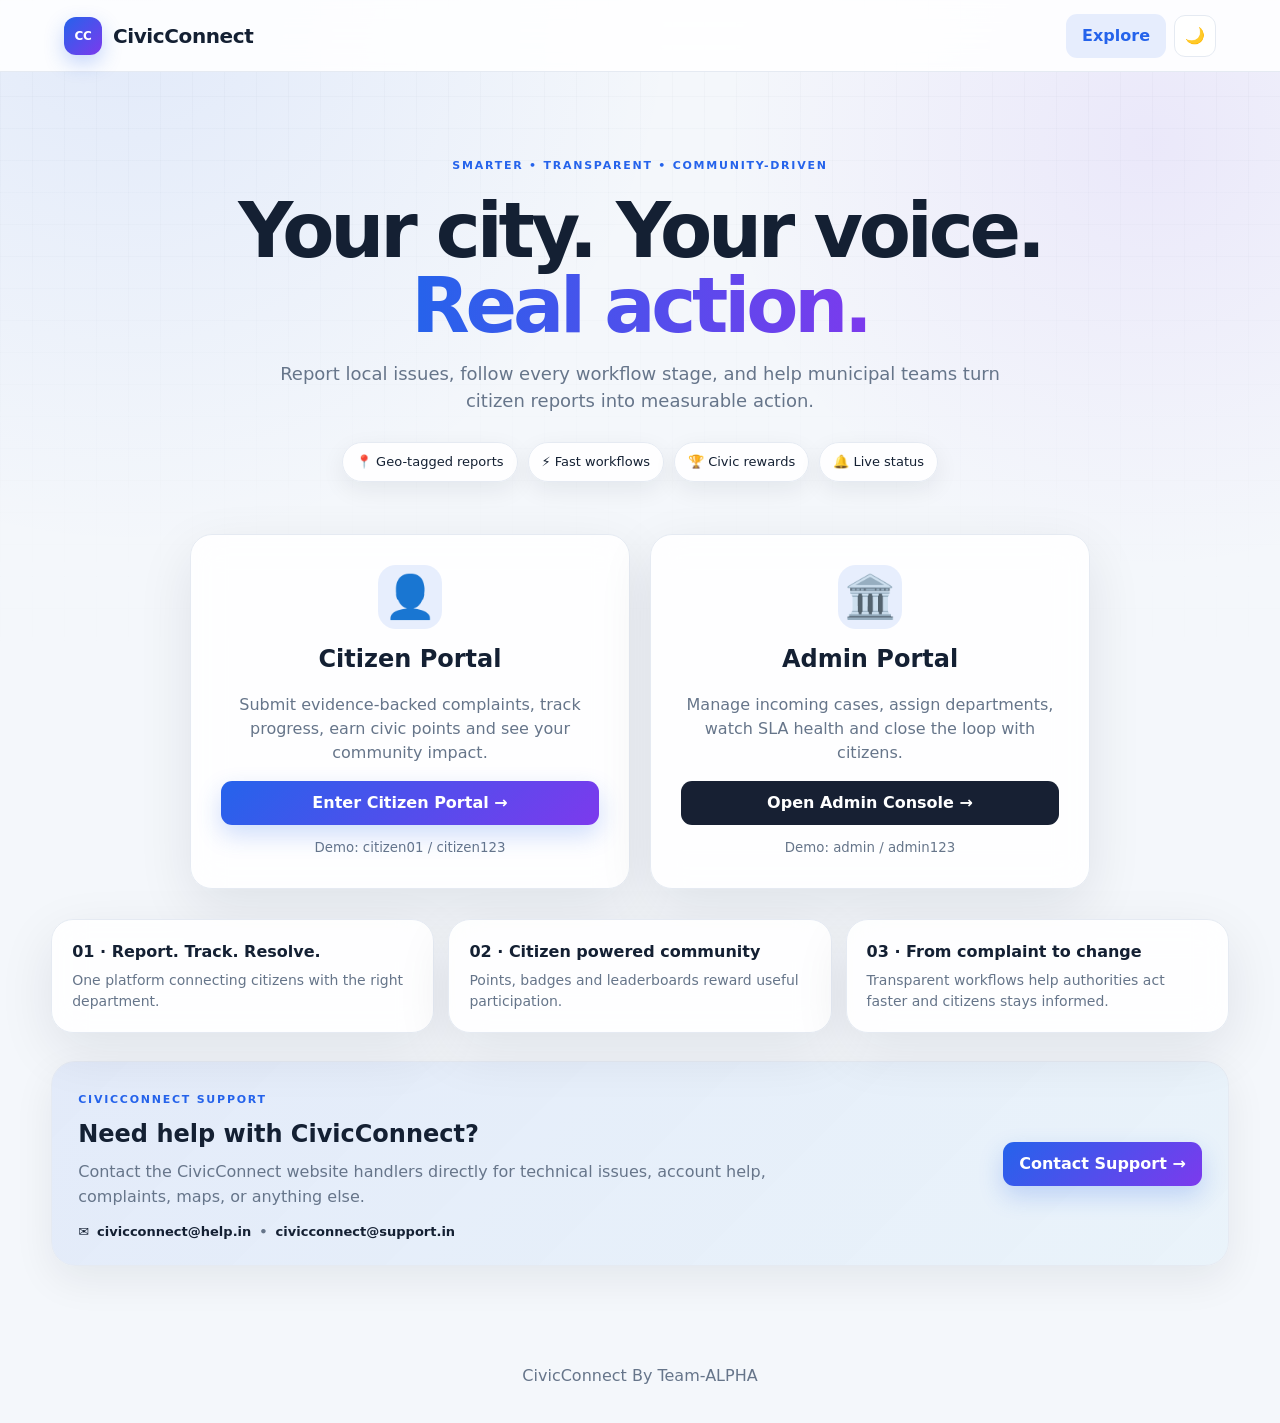
<file: index.html>
<!DOCTYPE html>
<html lang="en"><head><meta charset="UTF-8"><meta name="viewport" content="width=device-width,initial-scale=1.0"><meta name="theme-color" content="#2563eb"><title>CivicConnect | Citizen Engagement</title><link rel="stylesheet" href="style.css"><link rel="stylesheet" href="support.css"><link rel="manifest" href="manifest.json"></head>
<body>
<header class="topbar"><a class="brand" href="index.html"><span class="brand-mark">CC</span><span>CivicConnect</span></a><div style="display:flex;gap:8px;align-items:center"><a class="btn secondary" href="#portals">Explore</a><button class="icon-btn" id="themeToggle" title="Toggle theme">🌙</button></div></header>
<main class="hero page-shell">
<section class="hero-copy"><span class="eyebrow">SMARTER • TRANSPARENT • COMMUNITY-DRIVEN</span><h1>Your city. Your voice.<br><span>Real action.</span></h1><p>Report local issues, follow every workflow stage, and help municipal teams turn citizen reports into measurable action.</p>
<div class="feature-row"><span>📍 Geo-tagged reports</span><span>⚡ Fast workflows</span><span>🏆 Civic rewards</span><span>🔔 Live status</span></div></section>
<section id="portals" class="role-grid">
<article class="role-card"><div class="role-icon">👤</div><h2>Citizen Portal</h2><p>Submit evidence-backed complaints, track progress, earn civic points and see your community impact.</p><a class="btn primary full" href="citizen-login.html">Enter Citizen Portal →</a><small>Demo: citizen01 / citizen123</small></article>
<article class="role-card admin-card"><div class="role-icon">🏛️</div><h2>Admin Portal</h2><p>Manage incoming cases, assign departments, watch SLA health and close the loop with citizens.</p><a class="btn dark full" href="admin-login.html">Open Admin Console →</a><small>Demo: admin / admin123</small></article>
</section>
<section class="info-grid"><div class="info-card"><strong>01 · Report. Track. Resolve.</strong><span>One platform connecting citizens with the right department.</span></div><div class="info-card"><strong>02 · Citizen powered community</strong><span>Points, badges and leaderboards reward useful participation.</span></div><div class="info-card"><strong>03 · From complaint to change</strong><span>Transparent workflows help authorities act faster and citizens stays informed.</span></div></section><section id="supportContainer" class="support-home-section" aria-label="CivicConnect support"></section>
</main><footer class="footer">CivicConnect By Team-ALPHA</footer>
<script src="storage.js"></script><script src="auth.js"></script><script src="app.js"></script><script src="support.js"></script></body></html>
</file>
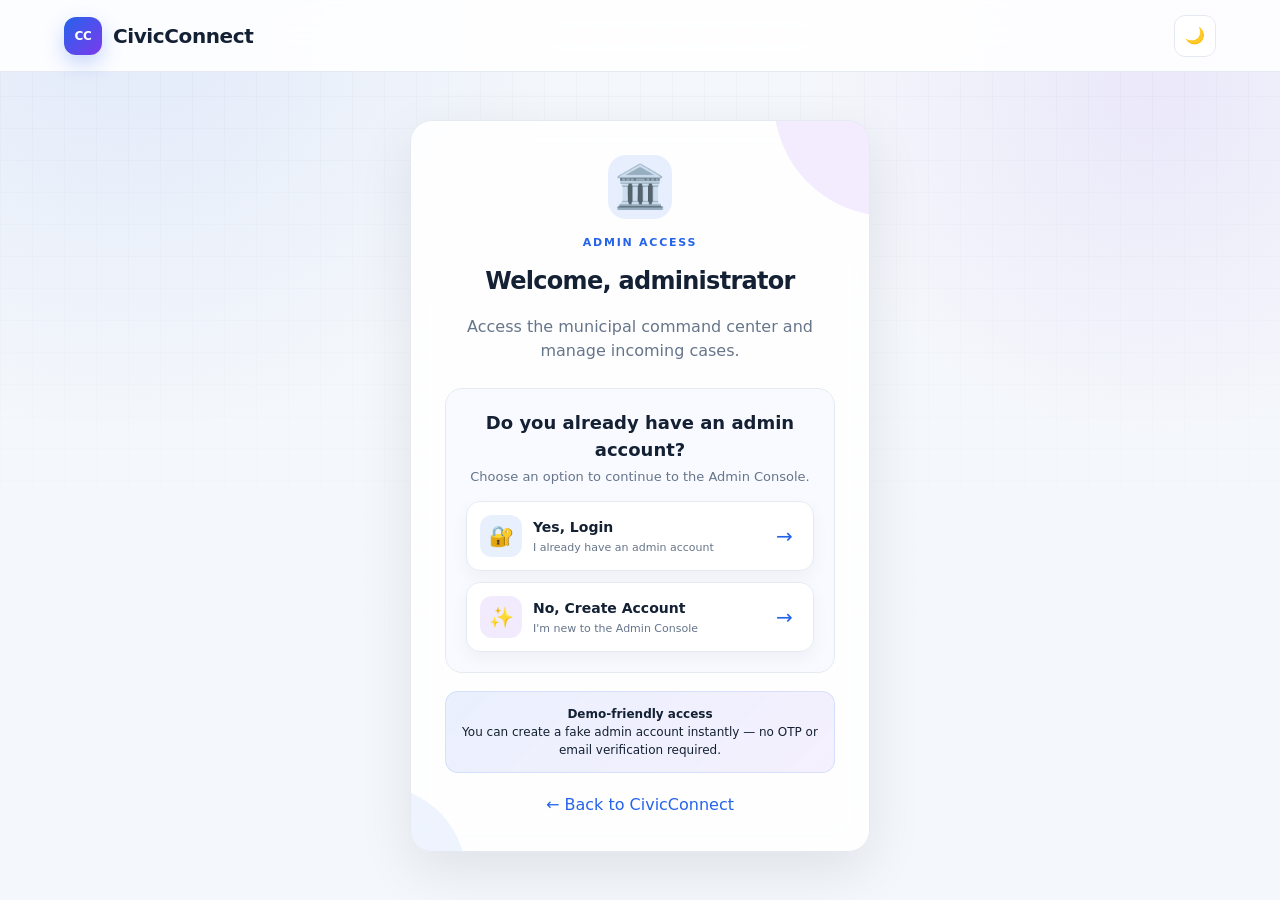
<file: admin-complaints.html>
<!DOCTYPE html><html lang="en"><head><meta charset="UTF-8"><meta name="viewport" content="width=device-width,initial-scale=1.0"><title>Complaint Management | CivicConnect</title><link rel="stylesheet" href="style.css"><link rel="stylesheet" href="admin.css"><link rel="stylesheet" href="civicconnect-palette.css"><link rel="stylesheet" href="location.css"><link rel="stylesheet" href="support.css"></head>
<body><header class="topbar"><a class="brand" href="index.html"><span class="brand-mark">CC</span>CivicConnect</a><nav class="topnav"><a href="admin-dashboard.html">Dashboard</a><a class="active" href="admin-complaints.html">Complaints</a><button class="icon-btn" id="themeToggle">🌙</button><button class="btn ghost" onclick="logout()">Logout</button></nav></header>
<main class="page-shell"><div class="page-heading"><div><span class="eyebrow">MUNICIPAL CASE MANAGEMENT</span><h1>Complaint Management</h1><p>Search, triage, assign and resolve citizen cases from one workspace.</p></div></div>
<div class="kpi-strip"><div class="kpi"><b id="caseTotal">0</b><span>Total cases</span></div><div class="kpi"><b id="caseOpen">0</b><span>Open cases</span></div><div class="kpi"><b id="caseSla">0</b><span>SLA breaches</span></div></div>
<div class="toolbar panel"><input id="adminSearch" placeholder="🔎  Search ID, category, location or citizen"><select id="statusFilter"><option value="">All statuses</option><option>Submitted</option><option>Verified</option><option>Assigned</option><option>In Progress</option><option>Resolved</option></select></div>
<div id="adminComplaints" class="admin-complaints"></div></main>
<script src="storage.js"></script><script src="auth.js"></script><script src="app.js"></script><script src="admin.js"></script><script src="location.js"></script><script>requireRole("admin");setupAdminComplaints();</script><script src="support.js"></script></body></html>
</file>
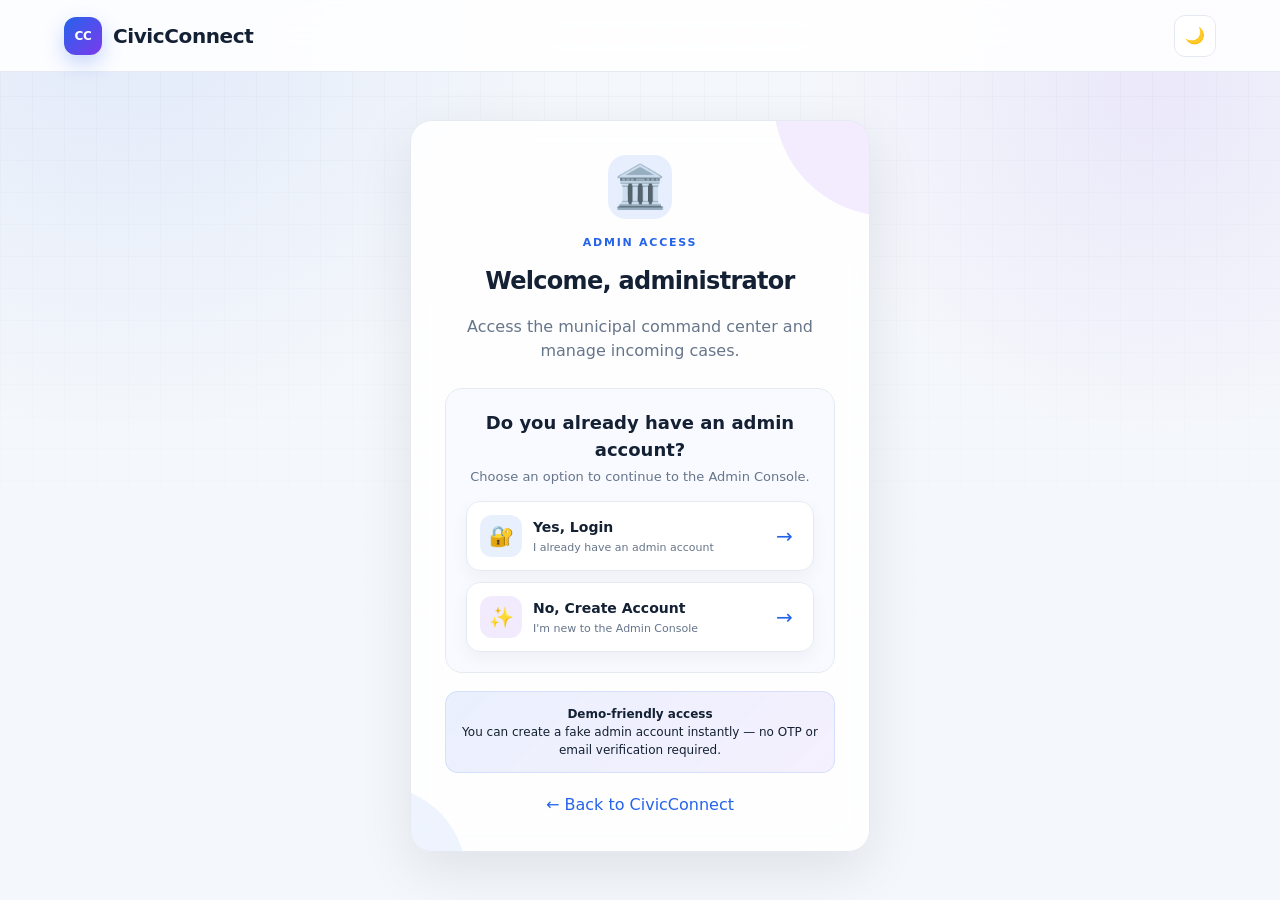
<file: admin-dashboard.html>
<!DOCTYPE html>
<html lang="en"><head><meta charset="UTF-8"><meta name="viewport" content="width=device-width, initial-scale=1.0"><title>Admin Dashboard | CivicConnect</title><link rel="stylesheet" href="style.css"><link rel="stylesheet" href="admin.css"><link rel="stylesheet" href="civicconnect-palette.css"><link rel="stylesheet" href="support.css"></head>
<body><header class="topbar"><a class="brand" href="index.html"><span class="brand-mark">CC</span>CivicConnect</a><nav class="topnav"><a class="active" href="admin-dashboard.html">Dashboard</a><a href="admin-complaints.html">Complaints</a><a href="admin-profile.html">Profile</a><a href="#" onclick="document.getElementById('supportFab')?.click();return false;">Support</a><button class="icon-btn" id="themeToggle">🌙</button><button class="btn ghost" onclick="logout()">Logout</button></nav></header>
<main class="page-shell"><div class="page-heading"><div><span class="eyebrow">MUNICIPAL AUTHORITY PORTAL</span><h1>Admin Dashboard</h1><p>Monitor complaints, SLA performance and resolution workflows.</p></div></div>
<section class="stats-grid"><div class="stat-card"><span>Total Complaints</span><strong id="aTotal">0</strong></div><div class="stat-card"><span>Pending / New</span><strong id="aPending">0</strong></div><div class="stat-card"><span>In Progress</span><strong id="aProgress">0</strong></div><div class="stat-card"><span>Resolved</span><strong id="aResolved">0</strong></div><div class="stat-card"><span>SLA Breached</span><strong id="aBreached">0</strong></div></section>
<section class="two-col"><div class="panel"><div class="panel-head"><h2>Recent Complaints</h2><a href="admin-complaints.html">Manage all</a></div><div id="adminRecent"></div></div><div class="panel"><div class="panel-head"><h2>Issue Analytics</h2></div><div id="analytics"></div></div></section>
</main><script src="storage.js"></script><script src="auth.js"></script><script src="app.js"></script><script src="admin.js"></script><script>requireRole("admin"); loadAdminDashboard();</script><script src="support.js"></script></body></html>
</file>
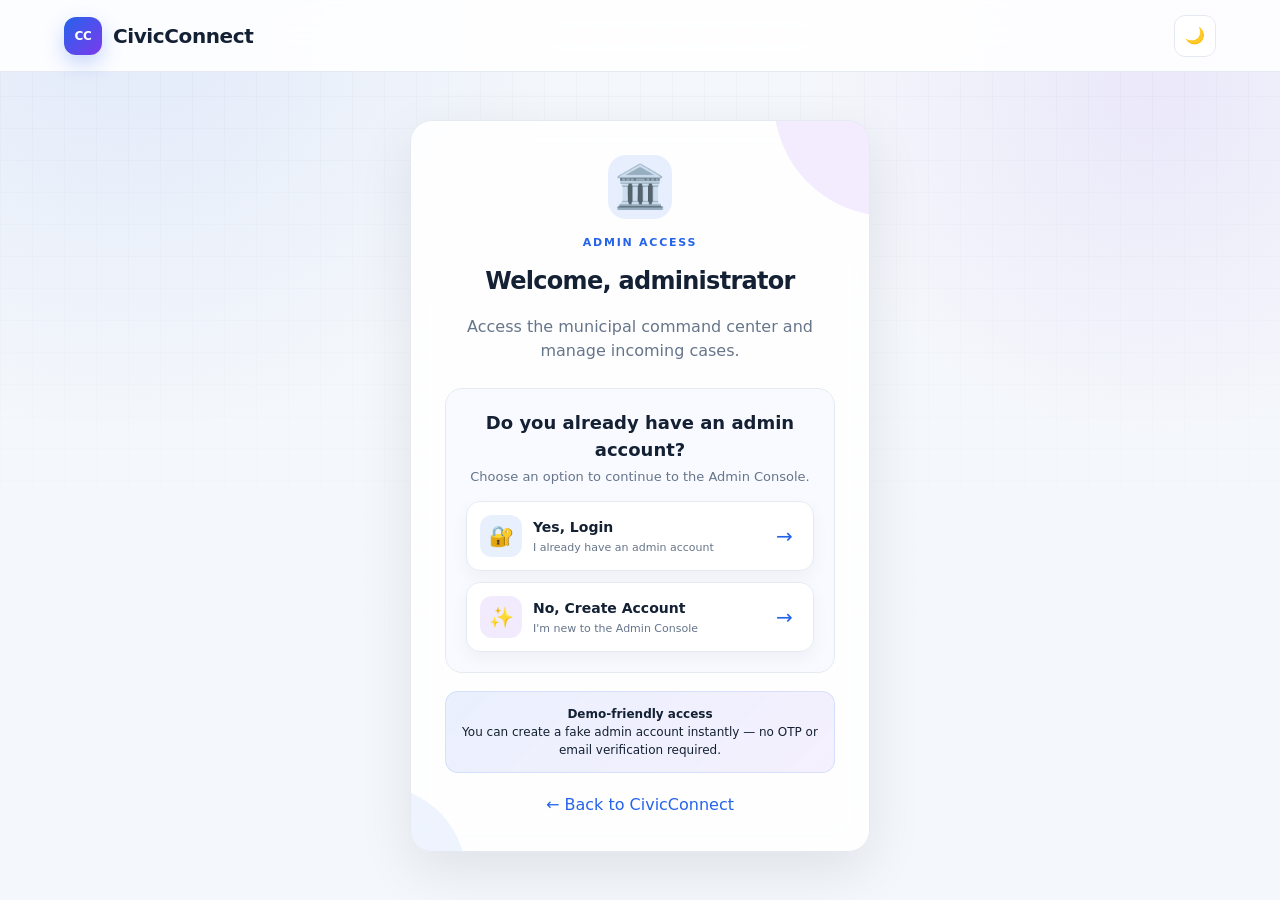
<file: admin-login.html>
<!DOCTYPE html>
<html lang="en">
<head>
<meta charset="UTF-8"><meta name="viewport" content="width=device-width,initial-scale=1.0">
<title>Admin Access | CivicConnect</title>
<link rel="stylesheet" href="style.css"><link rel="stylesheet" href="support.css">
</head>
<body class="auth-body citizen-auth-page">
<header class="topbar">
  <a class="brand" href="index.html"><span class="brand-mark">CC</span>CivicConnect</a>
  <button class="icon-btn" id="themeToggle" title="Toggle theme">🌙</button>
</header>

<main class="auth-wrap">
  <div class="auth-card citizen-auth-card">
    <div class="auth-visual">
      <div class="role-icon">🏛️</div>
      <span class="eyebrow">ADMIN ACCESS</span>
    </div>

    <!-- Welcome / choice -->
    <section id="adminAuthChoice" class="auth-view active-view">
      <h1>Welcome, administrator</h1>
      <p class="muted">Access the municipal command center and manage incoming cases.</p>
      <div class="auth-choice-box">
        <h2>Do you already have an admin account?</h2>
        <p class="muted">Choose an option to continue to the Admin Console.</p>
        <div class="auth-choice-grid">
          <button class="auth-choice primary-choice" type="button" onclick="showAdminAuthView('login')">
            <span class="choice-icon">🔐</span>
            <span><strong>Yes, Login</strong><small>I already have an admin account</small></span>
            <span class="choice-arrow">→</span>
          </button>
          <button class="auth-choice secondary-choice" type="button" onclick="showAdminAuthView('register')">
            <span class="choice-icon">✨</span>
            <span><strong>No, Create Account</strong><small>I'm new to the Admin Console</small></span>
            <span class="choice-arrow">→</span>
          </button>
        </div>
      </div>
      <div class="demo-box auth-demo-note"><strong>Demo-friendly access</strong><br>You can create a fake admin account instantly — no OTP or email verification required.</div>
    </section>

    <!-- Login -->
    <section id="adminLoginView" class="auth-view" hidden>
      <button class="auth-back-btn" type="button" onclick="showAdminAuthView('choice')">← Back</button>
      <h1>Welcome back</h1>
      <p class="muted">Login to continue to the municipal command center.</p>
      <form id="adminLoginForm">
        <label>Email or User ID<input id="adminUsername" required autocomplete="username" placeholder="Enter your email or user ID"></label>
        <label style="display:block;margin-top:14px">Government ID
          <div class="gov-verify-row"><input id="adminLoginGovId" required placeholder="Enter gov123, gov456 or gov789" autocomplete="off"><button class="btn secondary gov-verify-btn" id="adminLoginGovVerify" type="button">VERIFY</button></div>
          <span id="adminLoginGovStatus" class="gov-status">Required • verify before login</span>
        </label>
        <label style="display:block;margin-top:14px">Password
          <div class="password-wrap"><input id="adminPassword" type="password" required autocomplete="current-password" placeholder="Enter your password"><button class="password-eye" type="button" aria-label="Show password" onclick="togglePassword('adminPassword',this)">👁</button></div>
        </label>
        <button class="btn primary full auth-submit" type="submit"><span>Login to Admin Console</span><b>→</b></button>
        <p id="adminLoginError" class="error"></p>
      </form>
      <div class="demo-box"><strong>Demo access</strong><br>ID: admin<br>Government ID: gov123<br>Password: admin123</div>
      <p class="auth-switch">Don't have an account? <button type="button" onclick="showAdminAuthView('register')">Create one</button></p>
    </section>

    <!-- Create account -->
    <section id="adminRegisterView" class="auth-view" hidden>
      <button class="auth-back-btn" type="button" onclick="showAdminAuthView('choice')">← Back</button>
      <h1>Create admin account</h1>
      <p class="muted">Set up a demo admin account in a few seconds.</p>
      <form id="adminRegisterForm">
        <div class="register-grid">
          <label>Full name<input id="adminRegName" required autocomplete="name" placeholder="e.g. Municipal Admin"></label>
          <label>Email<input id="adminRegEmail" type="email" required autocomplete="email" placeholder="admin@example.com"></label>
          <label>Mobile number<input id="adminRegMobile" type="tel" required autocomplete="tel" placeholder="+91 98765 43210"></label>
          <label>Office / Address<input id="adminRegAddress" required autocomplete="street-address" placeholder="Municipal Office, City"></label>
        </div>
        <label style="display:block;margin-top:14px">Government ID
          <div class="gov-verify-row"><input id="adminRegGovId" required placeholder="Enter gov123, gov456 or gov789" autocomplete="off"><button class="btn secondary gov-verify-btn" id="adminRegGovVerify" type="button">VERIFY</button></div>
          <span id="adminRegGovStatus" class="gov-status">Required • verify before account creation</span>
        </label>
        <label style="display:block;margin-top:14px">Password
          <div class="password-wrap"><input id="adminRegPassword" type="password" required minlength="4" autocomplete="new-password" placeholder="Create a password"><button class="password-eye" type="button" aria-label="Show password" onclick="togglePassword('adminRegPassword',this)">👁</button></div>
        </label>
        <label style="display:block;margin-top:14px">Confirm password
          <div class="password-wrap"><input id="adminRegConfirm" type="password" required minlength="4" autocomplete="new-password" placeholder="Re-enter password"><button class="password-eye" type="button" aria-label="Show password" onclick="togglePassword('adminRegConfirm',this)">👁</button></div>
        </label>
        <button class="btn primary full auth-submit" type="submit"><span>Create Admin Account</span><b>→</b></button>
        <p id="adminRegisterError" class="error"></p>
      </form>
      <p class="auth-switch">Already have an account? <button type="button" onclick="showAdminAuthView('login')">Login</button></p>
    </section>

    <a class="back-link" href="index.html">← Back to CivicConnect</a>
  </div>
</main>

<script src="storage.js"></script>
<script src="auth.js"></script>
<script src="app.js"></script><script src="support.js"></script>
<script>
function showAdminAuthView(view){
  const views={choice:document.getElementById('adminAuthChoice'),login:document.getElementById('adminLoginView'),register:document.getElementById('adminRegisterView')};
  Object.keys(views).forEach(k=>{const el=views[k];const active=k===view;el.hidden=!active;el.classList.toggle('active-view',active);});
  if(view==='login') setTimeout(()=>document.getElementById('adminUsername')?.focus(),120);
  if(view==='register') setTimeout(()=>document.getElementById('adminRegName')?.focus(),120);
}
function togglePassword(id,button){
  const input=document.getElementById(id);
  input.type=input.type==='password'?'text':'password';
  button.textContent=input.type==='password'?'👁':'🙈';
}
verifyGovId('adminLoginGovId','adminLoginGovVerify','adminLoginGovStatus'); setupAdminLogin('adminLoginForm','adminUsername','adminPassword','adminLoginError');
verifyGovId('adminRegGovId','adminRegGovVerify','adminRegGovStatus'); setupAdminRegister('adminRegisterForm','adminRegisterError',()=>showAdminAuthView('login'));
</script>
</body>
</html>
</file>
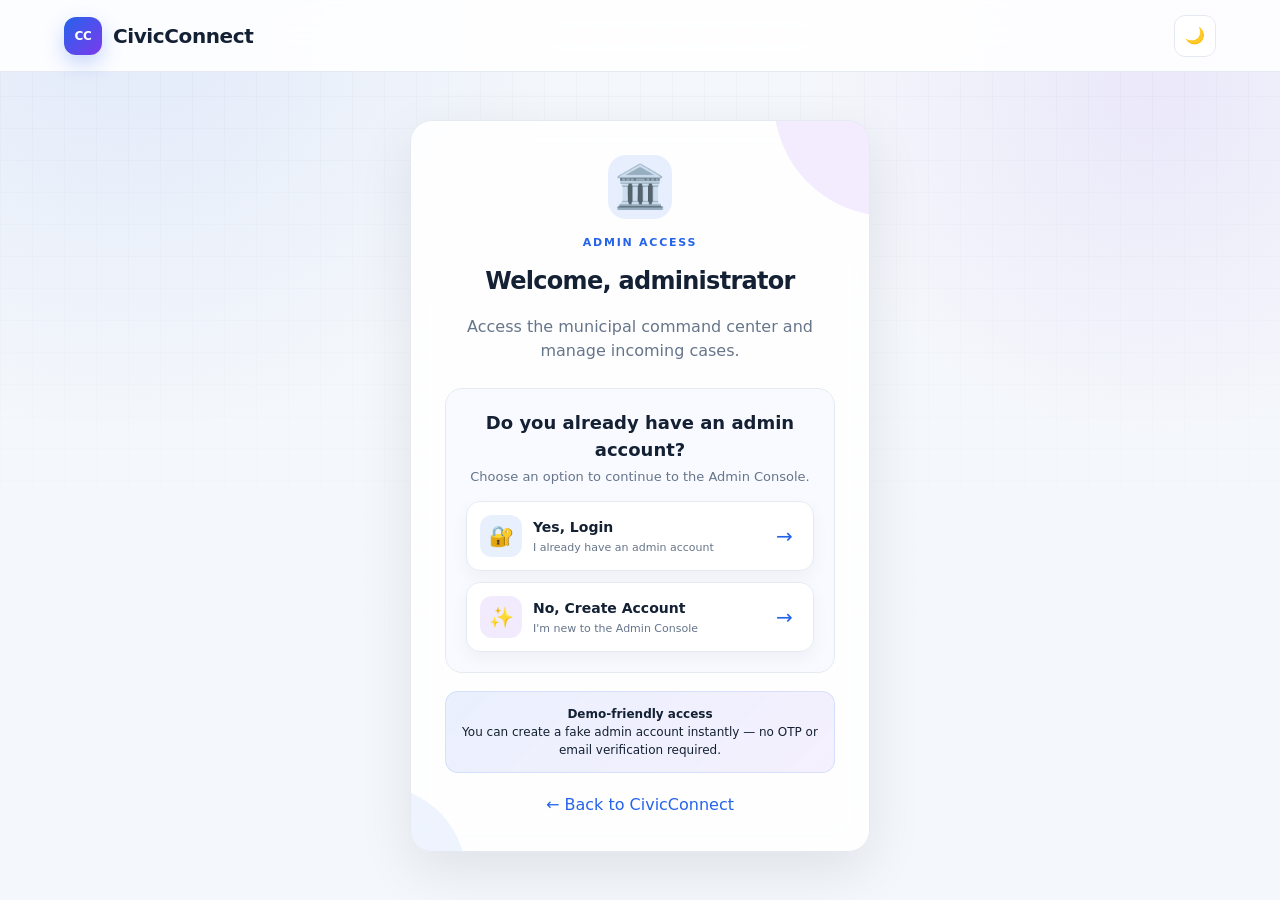
<file: admin-profile.html>
<!DOCTYPE html><html lang="en"><head><meta charset="UTF-8"><meta name="viewport" content="width=device-width,initial-scale=1.0"><title>Admin Profile | CivicConnect</title><link rel="stylesheet" href="style.css"><link rel="stylesheet" href="admin.css"><link rel="stylesheet" href="civicconnect-palette.css"><link rel="stylesheet" href="support.css"></head>
<body><header class="topbar"><a class="brand" href="index.html"><span class="brand-mark">CC</span>CivicConnect</a><nav class="topnav"><a href="admin-dashboard.html">Dashboard</a><a href="admin-complaints.html">Complaints</a><a class="active" href="admin-profile.html">Profile</a><button class="icon-btn" id="themeToggle">🌙</button><button class="btn ghost" onclick="logout()">Logout</button></nav></header>
<main class="page-shell narrow"><div class="page-heading"><div><span class="eyebrow">ADMIN ACCOUNT</span><h1>Administrator Profile</h1><p>Keep municipal account and support contact details up to date.</p></div><button class="btn primary" onclick="openProfileEditor('admin')">✎ Edit Profile</button></div>
<section class="panel profile-card profile-hero"><div class="avatar profile-avatar">MA</div><div><h2 id="adminName" style="margin:0">Municipal Admin</h2><p id="adminEmail" class="muted" style="margin:3px 0">admin@civicconnect.demo</p><span class="pill info">🏛 Municipal administrator</span></div><div class="profile-actions"><a class="btn primary" href="admin-complaints.html">Manage complaints</a></div></section>
<section class="two-col"><div class="panel"><div class="panel-head"><h2>Contact details</h2><span>🔐</span></div><div class="contact-list"><div><span>✉️ Email</span><strong id="adminEmailContact">admin@civicconnect.demo</strong></div><div><span>📱 Mobile</span><strong id="adminMobile">Not added</strong></div><div><span>📍 Office address</span><strong id="adminAddress">Not added</strong></div></div></div><div class="panel"><div class="panel-head"><h2>Account shortcuts</h2></div><div class="quick-links"><a class="list-item" href="admin-complaints.html"><div><strong>Complaint management</strong><small>Review, assign and resolve cases</small></div><span>→</span></a><a class="list-item" href="admin-dashboard.html"><div><strong>Analytics dashboard</strong><small>View SLA and issue trends</small></div><span>→</span></a></div></div></section></main>
<script src="storage.js"></script><script src="auth.js"></script><script src="app.js"></script><script src="profile.js"></script><script>requireRole('admin');renderAdminProfile();document.getElementById('adminEmailContact').textContent=currentUser().email;</script><script src="support.js"></script></body></html>
</file>
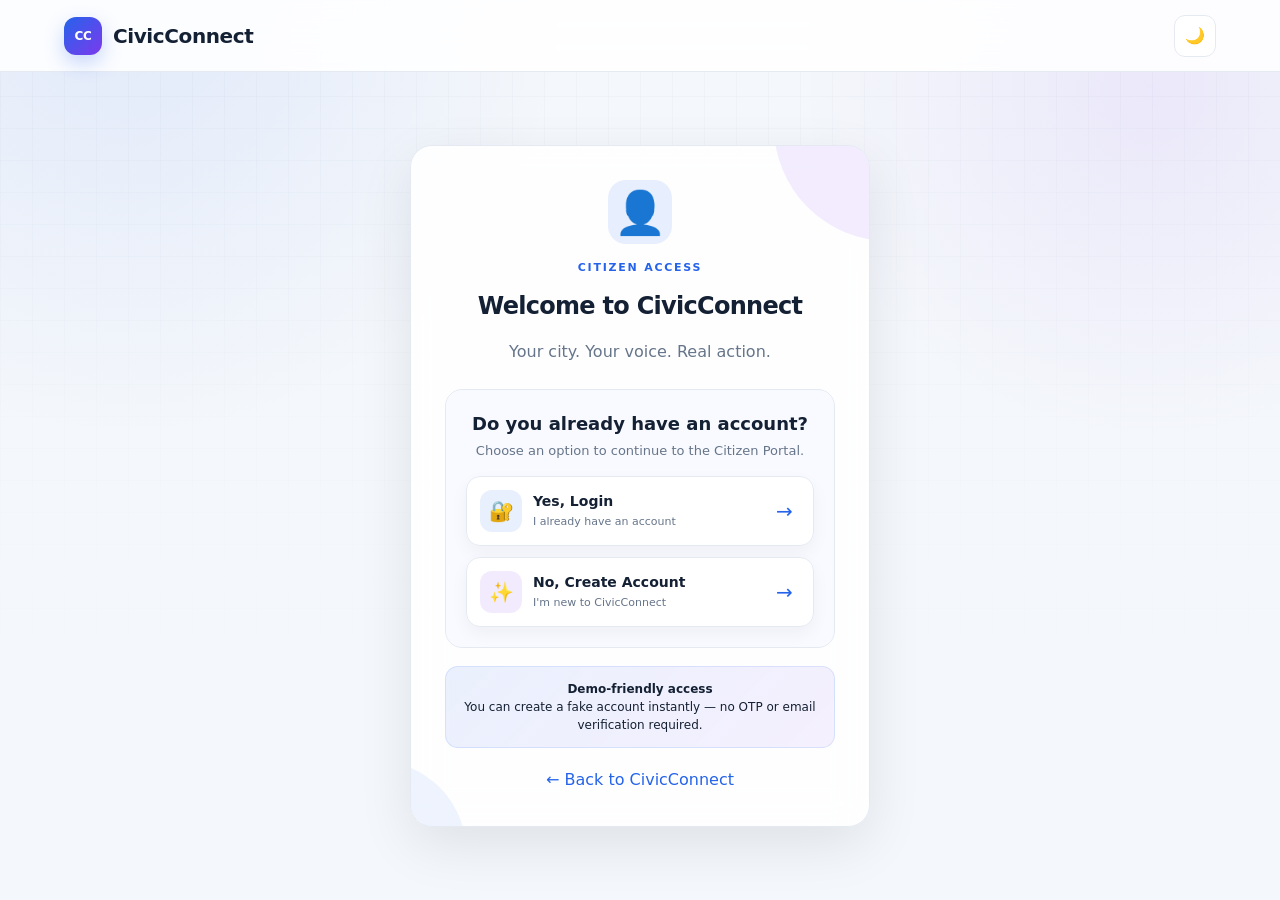
<file: citizen-complaints.html>
<!DOCTYPE html>
<html lang="en"><head><meta charset="UTF-8"><meta name="viewport" content="width=device-width, initial-scale=1.0"><title>My Complaints | CivicConnect</title><link rel="stylesheet" href="style.css"><link rel="stylesheet" href="citizen.css"><link rel="stylesheet" href="civicconnect-palette.css"><link rel="stylesheet" href="support.css"></head>
<body><header class="topbar"><a class="brand" href="index.html"><span class="brand-mark">CC</span>CivicConnect</a><nav class="topnav"><a href="citizen-dashboard.html">Dashboard</a><a href="report.html">Report</a><a class="active" href="citizen-complaints.html">Complaints</a><a href="rewards.html">Rewards</a><a href="citizen-profile.html">Profile</a><a href="#" onclick="document.getElementById('supportFab')?.click();return false;">Support</a><button class="icon-btn" id="themeToggle">🌙</button><button class="btn ghost" onclick="logout()">Logout</button></nav></header>
<main class="page-shell"><div class="page-heading"><div><span class="eyebrow">TRACKING</span><h1>My Complaints</h1><p>Follow every stage from submission to resolution.</p></div><a class="btn primary" href="report.html">+ New Report</a></div><div id="complaintList" class="complaint-grid"></div>
<section class="panel community-panel" id="community">
  <div class="panel-head"><div><span class="eyebrow">COMMUNITY TRUST</span><h2>🔎 Verify other citizens' reports</h2><p class="muted">Confirm genuine issues you have actually seen. Verified contributions earn Civic Points.</p></div><span class="pill info">+15 XP</span></div>
  <div id="communityVerification" class="community-list"></div>
</section></main>
<script src="storage.js"></script><script src="auth.js"></script><script src="app.js"></script><script src="complaints.js"></script><script>requireRole("citizen"); renderCitizenComplaints();</script><script src="support.js"></script></body></html>
</file>
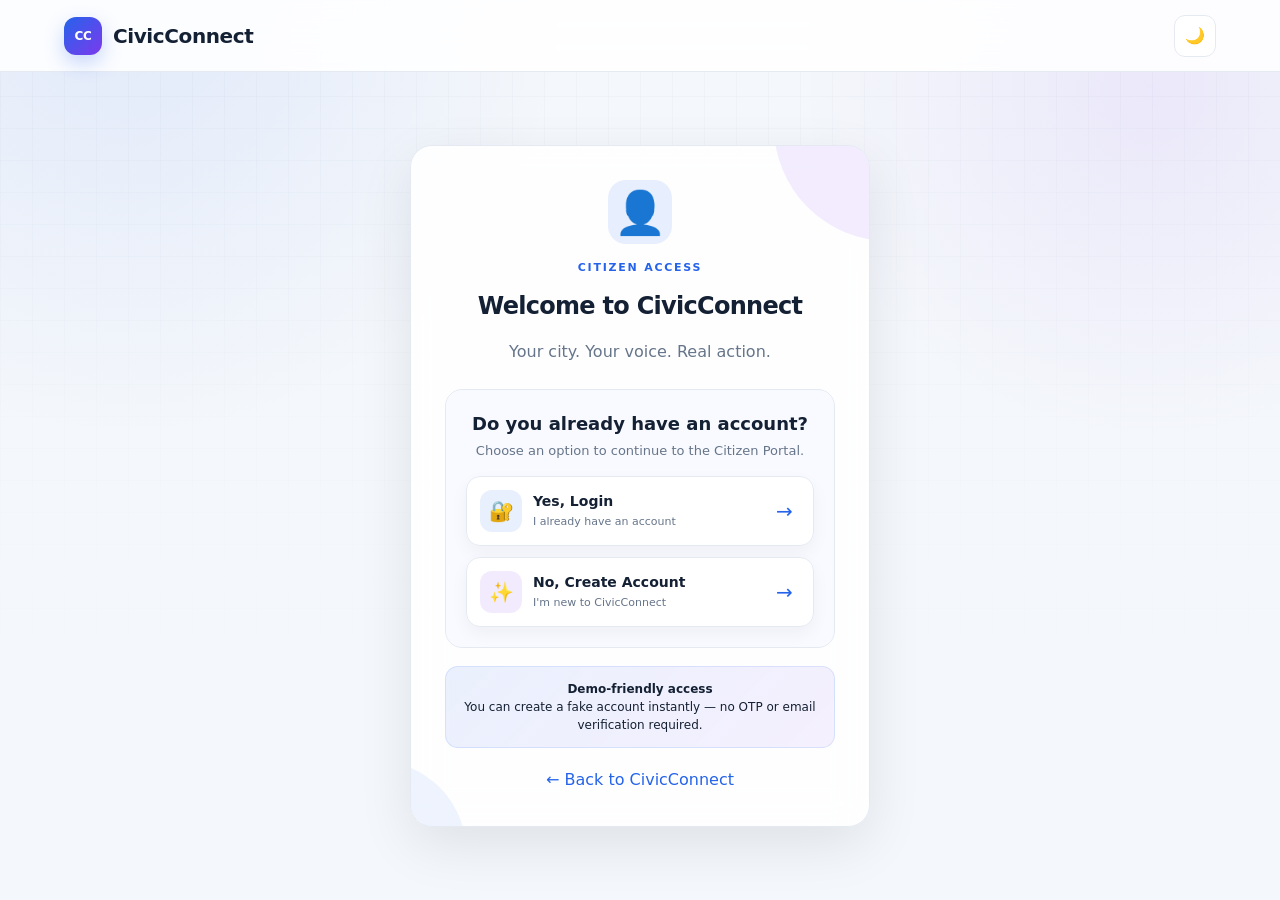
<file: citizen-dashboard.html>
<!DOCTYPE html>
<html lang="en"><head>
<meta charset="UTF-8"><meta name="viewport" content="width=device-width, initial-scale=1.0">
<title>Citizen Dashboard | CivicConnect</title><link rel="stylesheet" href="style.css"><link rel="stylesheet" href="citizen.css"><link rel="stylesheet" href="civicconnect-palette.css"><link rel="stylesheet" href="support.css">
</head><body>
<header class="topbar"><a class="brand" href="index.html"><span class="brand-mark">CC</span>CivicConnect</a>
<nav class="topnav"><a class="active" href="citizen-dashboard.html">Dashboard</a><a href="report.html">Report</a><a href="citizen-complaints.html">Complaints</a><a href="rewards.html">Rewards</a><a href="citizen-profile.html">Profile</a><a href="#" onclick="document.getElementById('supportFab')?.click();return false;">Support</a><button class="icon-btn" id="themeToggle">🌙</button><button class="btn ghost" onclick="logout()">Logout</button></nav></header>
<main class="page-shell">
<div class="page-heading"><div><span class="eyebrow">CITIZEN PORTAL</span><h1 id="welcome">Welcome 👋</h1><p>Report issues and follow their progress.</p></div><a class="btn primary" href="report.html">+ Report Issue</a></div>
<section class="report-center panel"><div><span class="eyebrow">REPORT SYSTEM</span><h2>Spot an issue? Report it in under a minute.</h2><p class="muted">Add category, description, location and photo evidence. Your report gets a unique ID and a trackable workflow.</p></div><div class="report-actions"><a class="btn primary" href="report.html">📣 Create Report</a><a class="btn secondary" href="citizen-complaints.html">Track My Reports</a></div></section><section class="game-grid" style="margin-bottom:22px"><div class="game-card"><span class="eyebrow">DAILY CHECK-IN</span><div class="streak-big">🔥 <span id="streakCount">0</span></div><p class="muted">Daily streak · check in every day to keep it alive.</p><button id="checkinBtn" class="btn primary" onclick="doCheckin()">Claim <span id="checkinPoints">+5</span></button></div><div class="game-card"><span class="eyebrow">TODAY'S QUEST</span><div id="dailyChallenge" class="challenge-row"></div></div></section><section class="stats-grid">
<div class="stat-card"><span>Total Reports</span><strong id="totalReports">0</strong></div><div class="stat-card"><span>In Progress</span><strong id="progressReports">0</strong></div><div class="stat-card"><span>Resolved</span><strong id="resolvedReports">0</strong></div><div class="stat-card"><span>Civic Points</span><strong id="points">0</strong></div>
</section>
<section class="two-col">
<div class="panel"><div class="panel-head"><h2>Recent Complaints</h2><a href="citizen-complaints.html">View all</a></div><div id="recentComplaints" class="list"></div></div>
<div class="panel"><div class="panel-head"><h2>My Civic Progress</h2></div><div class="progress-ring"><div><strong id="badgeCount">0</strong><span>Badges</span></div></div><h3 id="nextBadge">Keep contributing!</h3><p class="muted">Earn points for accurate reporting and community participation.</p><div class="mini-leader"><span>🏆 Leaderboard position</span><strong id="rank">—</strong></div></div>
</section>
</main>
<script src="storage.js"></script><script src="auth.js"></script><script src="app.js"></script><script src="citizen.js"></script><script src="gamification.js"></script>
<script>requireRole("citizen"); loadCitizenDashboard(); renderGamification();</script>
<script src="support.js"></script></body></html>
</file>
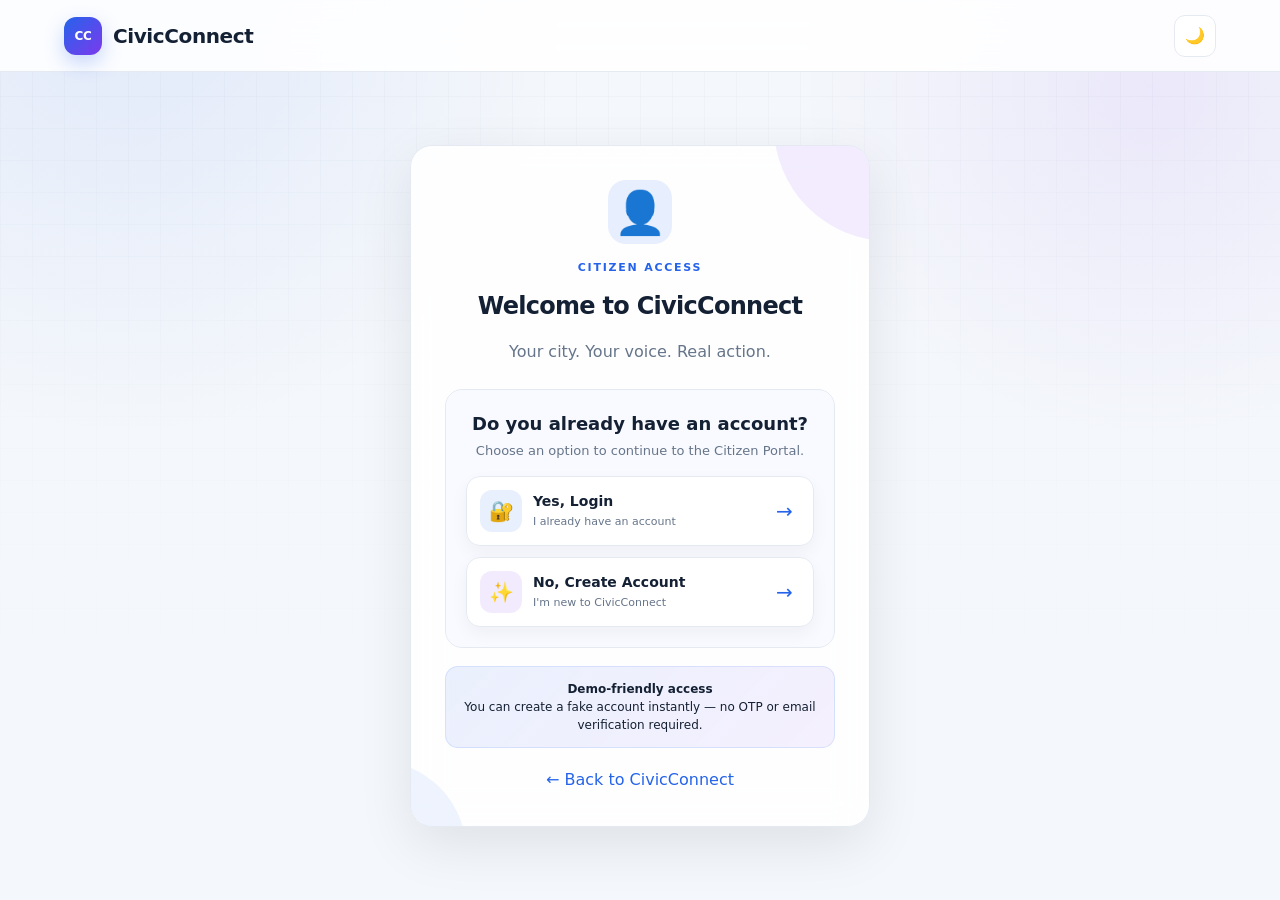
<file: citizen-login.html>
<!DOCTYPE html>
<html lang="en">
<head>
<meta charset="UTF-8"><meta name="viewport" content="width=device-width,initial-scale=1.0">
<title>Citizen Access | CivicConnect</title>
<link rel="stylesheet" href="style.css"><link rel="stylesheet" href="support.css">
</head>
<body class="auth-body citizen-auth-page">
<header class="topbar">
  <a class="brand" href="index.html"><span class="brand-mark">CC</span>CivicConnect</a>
  <button class="icon-btn" id="themeToggle" title="Toggle theme">🌙</button>
</header>

<main class="auth-wrap">
  <div class="auth-card citizen-auth-card">
    <div class="auth-visual">
      <div class="role-icon">👤</div>
      <span class="eyebrow">CITIZEN ACCESS</span>
    </div>

    <!-- Welcome / choice -->
    <section id="authChoice" class="auth-view active-view">
      <h1>Welcome to CivicConnect</h1>
      <p class="muted">Your city. Your voice. Real action.</p>
      <div class="auth-choice-box">
        <h2>Do you already have an account?</h2>
        <p class="muted">Choose an option to continue to the Citizen Portal.</p>
        <div class="auth-choice-grid">
          <button class="auth-choice primary-choice" type="button" onclick="showAuthView('login')">
            <span class="choice-icon">🔐</span>
            <span><strong>Yes, Login</strong><small>I already have an account</small></span>
            <span class="choice-arrow">→</span>
          </button>
          <button class="auth-choice secondary-choice" type="button" onclick="showAuthView('register')">
            <span class="choice-icon">✨</span>
            <span><strong>No, Create Account</strong><small>I'm new to CivicConnect</small></span>
            <span class="choice-arrow">→</span>
          </button>
        </div>
      </div>
      <div class="demo-box auth-demo-note"><strong>Demo-friendly access</strong><br>You can create a fake account instantly — no OTP or email verification required.</div>
    </section>

    <!-- Login -->
    <section id="loginView" class="auth-view" hidden>
      <button class="auth-back-btn" type="button" onclick="showAuthView('choice')">← Back</button>
      <h1>Welcome back</h1>
      <p class="muted">Login to continue your civic journey and track your reports.</p>
      <form id="citizenLoginForm">
        <label>Email or User ID<input id="username" required autocomplete="username" placeholder="Enter your email or user ID"></label>
        <label style="display:block;margin-top:14px">Password
          <div class="password-wrap"><input id="password" type="password" required autocomplete="current-password" placeholder="Enter your password"><button class="password-eye" type="button" aria-label="Show password" onclick="togglePassword('password',this)">👁</button></div>
        </label>
        <button class="btn primary full auth-submit" type="submit"><span>Login to Citizen Portal</span><b>→</b></button>
        <p id="loginError" class="error"></p>
      </form>
      <div class="demo-box"><strong>Demo access</strong><br>ID: citizen01<br>Password: citizen123</div>
      <p class="auth-switch">Don't have an account? <button type="button" onclick="showAuthView('register')">Create one</button></p>
    </section>

    <!-- Create account -->
    <section id="registerView" class="auth-view" hidden>
      <button class="auth-back-btn" type="button" onclick="showAuthView('choice')">← Back</button>
      <h1>Create your account</h1>
      <p class="muted">Set up a demo citizen account in a few seconds.</p>
      <form id="citizenRegisterForm">
        <div class="register-grid">
          <label>Full name<input id="regName" required autocomplete="name" placeholder="e.g. Udit Rathore"></label>
          <label>Email<input id="regEmail" type="email" required autocomplete="email" placeholder="you@example.com"></label>
          <label>Mobile number<input id="regMobile" type="tel" required autocomplete="tel" placeholder="+91 98765 43210"></label>
          <label>Address<input id="regAddress" required autocomplete="street-address" placeholder="Area, City"></label>
        </div>
        <label style="display:block;margin-top:14px">Password
          <div class="password-wrap"><input id="regPassword" type="password" required minlength="4" autocomplete="new-password" placeholder="Create a password"><button class="password-eye" type="button" aria-label="Show password" onclick="togglePassword('regPassword',this)">👁</button></div>
        </label>
        <label style="display:block;margin-top:14px">Confirm password
          <div class="password-wrap"><input id="regConfirm" type="password" required minlength="4" autocomplete="new-password" placeholder="Re-enter password"><button class="password-eye" type="button" aria-label="Show password" onclick="togglePassword('regConfirm',this)">👁</button></div>
        </label>
        <button class="btn primary full auth-submit" type="submit"><span>Create Account</span><b>→</b></button>
        <p id="registerError" class="error"></p>
      </form>
      <p class="auth-switch">Already have an account? <button type="button" onclick="showAuthView('login')">Login</button></p>
    </section>

    <a class="back-link" href="index.html">← Back to CivicConnect</a>
  </div>
</main>

<script src="storage.js"></script>
<script src="auth.js"></script>
<script src="app.js"></script>
<script>
function showAuthView(view){
  const views={choice:document.getElementById('authChoice'),login:document.getElementById('loginView'),register:document.getElementById('registerView')};
  Object.keys(views).forEach(k=>{const el=views[k];const active=k===view;el.hidden=!active;el.classList.toggle('active-view',active);});
  if(view==='login'){
    setTimeout(()=>document.getElementById('username')?.focus(),120);
  }else if(view==='register'){
    setTimeout(()=>document.getElementById('regName')?.focus(),120);
  }
}
function togglePassword(id,button){
  const input=document.getElementById(id);
  input.type=input.type==='password'?'text':'password';
  button.textContent=input.type==='password'?'👁':'🙈';
}
setupCitizenLogin('citizenLoginForm','username','password','loginError');
setupCitizenRegister('citizenRegisterForm','registerError',()=>showAuthView('login'));
</script>
<script src="support.js"></script></body>
</html>
</file>
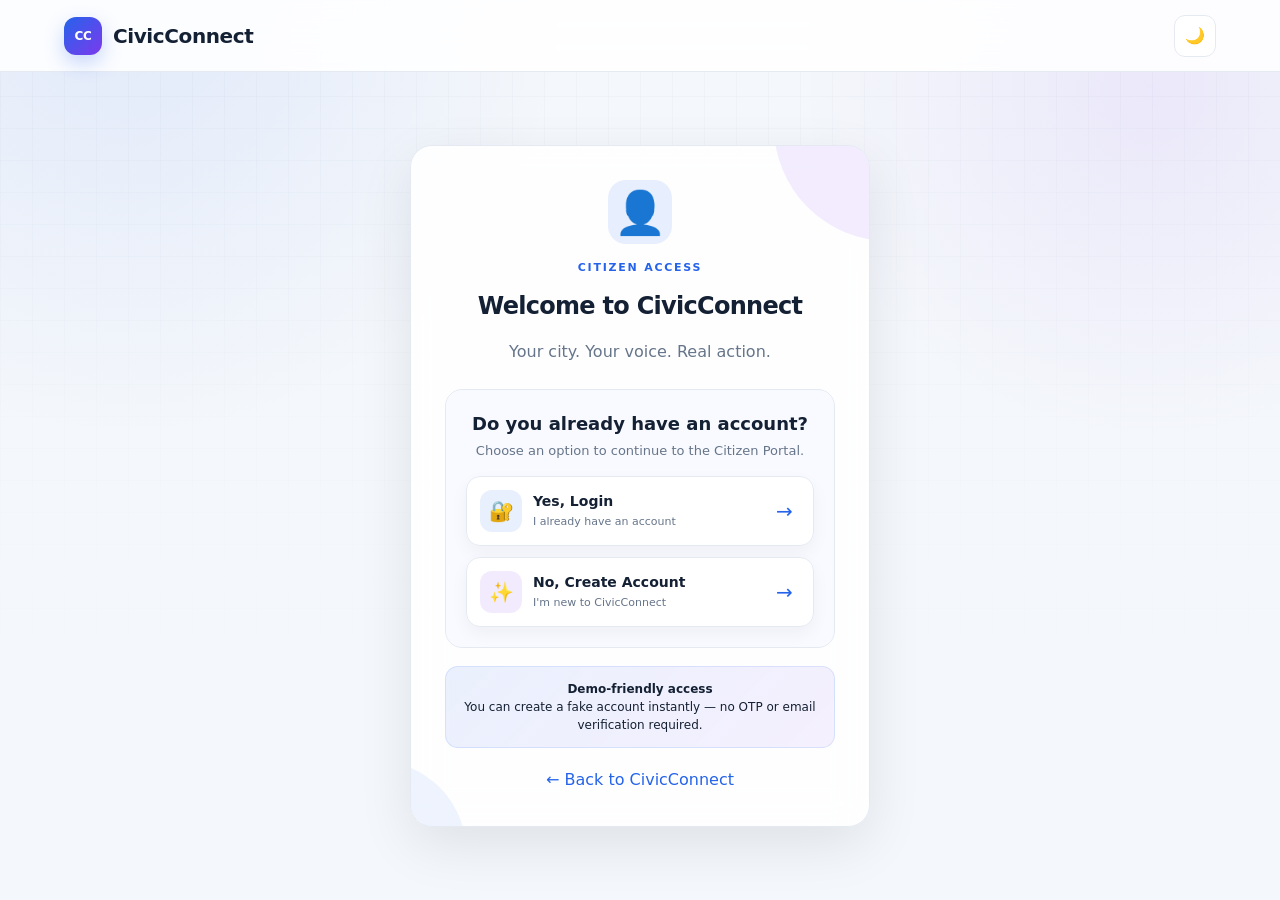
<file: citizen-profile.html>
<!DOCTYPE html><html lang="en"><head><meta charset="UTF-8"><meta name="viewport" content="width=device-width,initial-scale=1.0"><title>Citizen Profile | CivicConnect</title><link rel="stylesheet" href="style.css"><link rel="stylesheet" href="citizen.css"><link rel="stylesheet" href="civicconnect-palette.css"><link rel="stylesheet" href="support.css"></head>
<body><header class="topbar"><a class="brand" href="index.html"><span class="brand-mark">CC</span>CivicConnect</a><nav class="topnav"><a href="citizen-dashboard.html">Dashboard</a><a href="report.html">Report</a><a href="citizen-complaints.html">Complaints</a><a href="rewards.html">Rewards</a><a class="active" href="citizen-profile.html">Profile</a><button class="icon-btn" id="themeToggle">🌙</button><button class="btn ghost" onclick="logout()">Logout</button></nav></header>
<main class="page-shell"><div class="page-heading"><div><span class="eyebrow">CITIZEN IDENTITY & IMPACT</span><h1>Your Profile</h1><p>Manage your account, civic activity, help contacts and community standing.</p></div><button class="btn primary" onclick="openProfileEditor('citizen')">✎ Edit Profile</button></div>
<section class="panel profile-card profile-hero"><div class="avatar profile-avatar">UR</div><div><h2 id="profileName" style="margin:0">Udit</h2><p id="profileEmail" class="muted" style="margin:3px 0">citizen@civicconnect.demo</p><span class="pill success">✓ Verified citizen</span></div><div class="profile-actions"><a class="btn primary" href="report.html">+ New Report</a><a class="btn ghost" href="citizen-complaints.html">View Reports</a></div></section>
<section class="stats-grid compact"><div class="stat-card"><span>Civic points</span><strong id="profilePoints">0</strong></div><div class="stat-card"><span>Reputation score</span><strong id="profileRep">0</strong></div><div class="stat-card"><span>Total reports</span><strong id="profileReports">0</strong></div><div class="stat-card"><span>Resolved reports</span><strong id="profileResolved">0</strong></div></section>
<section class="two-col"><div class="panel"><div class="panel-head"><h2>Community impact</h2><span class="pill info">Active contributor</span></div><p class="muted">Your contribution score reflects useful reports and resolved issues.</p><div style="display:flex;justify-content:space-between"><strong>Impact progress</strong><strong id="impactPercent">70%</strong></div><div class="impact-bar"><i id="impactBar"></i></div><div class="kpi-strip" style="margin-top:18px"><div class="kpi"><b id="impactPoints">120</b><span>Points earned</span></div><div class="kpi"><b id="impactResolved">0</b><span>Issues resolved</span></div><div class="kpi"><b id="impactRank">#—</b><span>Community rank</span></div></div></div>
<div class="panel"><div class="panel-head"><h2>Next milestone</h2><span>🏆</span></div><h3 id="nextMilestone">Community Champion</h3><p class="muted">Reach 150 points to unlock your next civic milestone.</p><div class="impact-bar"><i id="milestoneBar" style="width:80%"></i></div><small class="muted" id="milestoneText">30 points to go</small></div></section>
<section class="two-col profile-lower"><div class="panel"><div class="panel-head"><div><span class="eyebrow">YOUR STANDING</span><h2 style="margin:3px 0">Leaderboard</h2></div><a href="rewards.html">Full leaderboard →</a></div><div id="citizenLeaderboard" class="leaderboard"></div></div>
<div class="panel help-panel"><div class="panel-head"><div><span class="eyebrow">NEED ASSISTANCE?</span><h2 style="margin:3px 0">Help & Contact</h2></div><span>🆘</span></div><p class="muted">Use these saved contact details when municipal support needs to reach you.</p><div class="contact-list"><div><span>✉️ Email</span><strong id="profileEmailHelp">citizen@civicconnect.demo</strong></div><div><span>📱 Mobile</span><strong id="profileMobile">Not added</strong></div><div><span>📍 Address</span><strong id="profileAddress">Not added</strong></div></div><button class="btn secondary full" onclick="openProfileEditor('citizen')">Update contact details</button></div></section>
<section class="panel" style="margin-bottom:40px"><div class="panel-head"><h2>Recent activity</h2><a href="citizen-complaints.html">See all →</a></div><div id="profileActivity" class="activity-list"></div></section></main>
<script src="storage.js"></script><script src="auth.js"></script><script src="app.js"></script><script src="profile.js"></script><script src="gamification.js"></script><script>requireRole('citizen');renderCitizenProfile();document.getElementById('profileEmailHelp').textContent=currentUser().email;</script><script src="support.js"></script></body></html>
</file>
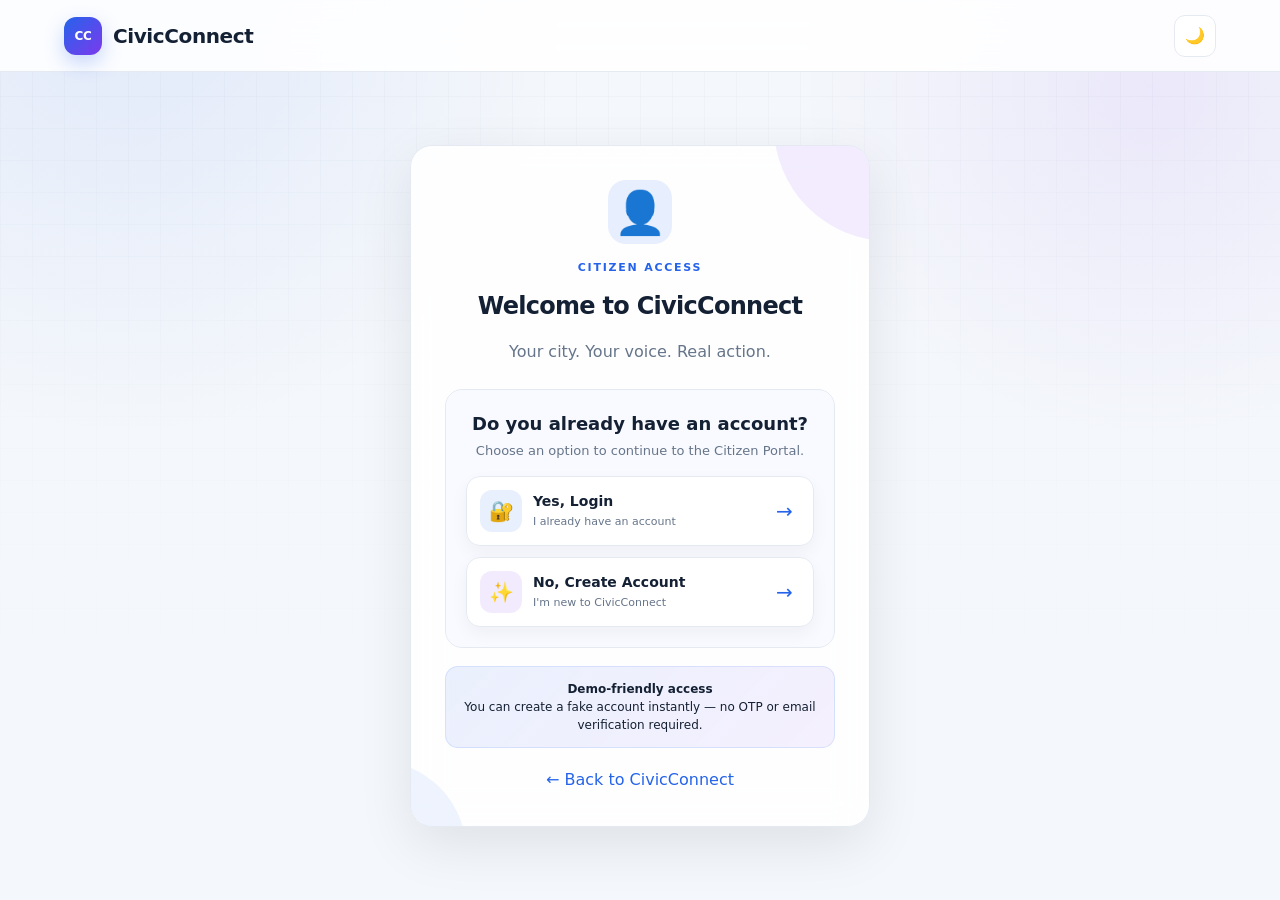
<file: rewards.html>
<!DOCTYPE html>
<html lang="en"><head><meta charset="UTF-8"><meta name="viewport" content="width=device-width, initial-scale=1.0"><title>Rewards | CivicConnect</title><link rel="stylesheet" href="style.css"><link rel="stylesheet" href="citizen.css"><link rel="stylesheet" href="civicconnect-palette.css"><link rel="stylesheet" href="support.css"></head>
<body><header class="topbar"><a class="brand" href="index.html"><span class="brand-mark">CC</span>CivicConnect</a><nav class="topnav"><a href="citizen-dashboard.html">Dashboard</a><a href="report.html">Report</a><a href="citizen-complaints.html">Complaints</a><a class="active" href="rewards.html">Rewards</a><a href="citizen-profile.html">Profile</a><a href="#" onclick="document.getElementById('supportFab')?.click();return false;">Support</a><button class="icon-btn" id="themeToggle">🌙</button><button class="btn ghost" onclick="logout()">Logout</button></nav></header>
<main class="page-shell"><div class="page-heading"><div><span class="eyebrow">CIVIC REPUTATION</span><h1>Rewards & Leaderboard</h1><p>Recognition for useful civic participation.</p></div></div>
<section class="stats-grid"><div class="stat-card"><span>My Points</span><strong id="rewardPoints">0</strong></div><div class="stat-card"><span>Badges</span><strong id="rewardBadges">0</strong></div><div class="stat-card"><span>Rank</span><strong id="rewardRank">—</strong></div><div class="stat-card"><span>Reputation</span><strong id="rewardRep">0</strong></div></section><section class="challenge-banner panel"><div><span class="eyebrow">TODAY ONLY</span><h2>🎯 Complete today's Civic Quest</h2><p class="muted">A new task rotates every day. Finish it to earn bonus Civic Points and Reputation.</p></div></section>
<section class="game-grid"><div class="game-card"><span class="eyebrow">DAILY CHECK-IN</span><div class="streak-big">🔥 <span id="rewardStreak">0</span> days</div><p class="muted">Keep your civic streak alive. Missing a day resets it.</p><button id="checkinBtn" class="btn primary" onclick="doCheckin()">Claim <span id="checkinPoints">+5</span></button></div><div class="game-card"><span class="eyebrow">TODAY'S QUEST</span><div id="dailyChallenge" class="challenge-row"></div></div></section><section class="game-card reward-box" style="margin-top:18px"><div class="mystery">🎁</div><h2>Mystery Civic Box</h2><p class="muted">You earn one every 10 submitted reports. Possible rewards include points, badges and sponsored coupons.</p><button class="btn primary" onclick="openMysteryBox()">Open a Box</button><div id="mysteryResult"></div></section>
<section class="two-col"><div class="panel"><div class="panel-head"><h2>🏅 My Badges</h2></div><div id="badges" class="badge-grid"></div></div><div class="panel"><div class="panel-head"><h2>🏆 Community Leaderboard</h2></div><div id="leaderboard" class="leaderboard"></div></div></section>
</main><script src="storage.js"></script><script src="auth.js"></script><script src="app.js"></script><script src="rewards.js"></script><script src="gamification.js"></script><script>requireRole("citizen"); renderRewards();</script><script src="support.js"></script></body></html>
</file>
<file: style.css>
:root{
  --bg:#f4f7fb;--surface:rgba(255,255,255,.88);--surface-solid:#fff;--text:#142033;
  --muted:#66758a;--primary:#2563eb;--primary2:#7c3aed;--border:#e5eaf2;
  --success:#16a34a;--warning:#d97706;--danger:#dc2626;
  --shadow:0 18px 55px rgba(15,23,42,.09);--shadow-sm:0 8px 24px rgba(15,23,42,.07);
}
[data-theme="dark"]{
  --bg:#08111f;--surface:rgba(18,29,45,.88);--surface-solid:#121d2d;--text:#f2f6fb;
  --muted:#a6b2c3;--border:#26354b;--shadow:0 18px 55px rgba(0,0,0,.28);--shadow-sm:0 8px 24px rgba(0,0,0,.2)
}
*{box-sizing:border-box}
html{scroll-behavior:smooth}
body{margin:0;background:radial-gradient(circle at 10% 0%,rgba(37,99,235,.09),transparent 30%),radial-gradient(circle at 90% 10%,rgba(124,58,237,.08),transparent 25%),var(--bg);color:var(--text);font-family:Inter,ui-sans-serif,system-ui,-apple-system,Segoe UI,sans-serif;line-height:1.5;overflow-x:hidden}
body:before{content:"";position:fixed;inset:0;pointer-events:none;background-image:linear-gradient(rgba(100,116,139,.035) 1px,transparent 1px),linear-gradient(90deg,rgba(100,116,139,.035) 1px,transparent 1px);background-size:32px 32px;mask-image:linear-gradient(to bottom,#000,transparent 75%);z-index:-1}
a{color:var(--primary);text-decoration:none}button,input,select,textarea{font:inherit}button{cursor:pointer}
.topbar{min-height:72px;background:var(--surface);backdrop-filter:blur(18px);border-bottom:1px solid var(--border);display:flex;align-items:center;justify-content:space-between;padding:0 5%;position:sticky;top:0;z-index:20}
.brand{display:flex;align-items:center;gap:11px;font-weight:850;font-size:20px;color:var(--text);letter-spacing:-.02em}.brand-mark{display:grid;place-items:center;width:38px;height:38px;border-radius:12px;background:linear-gradient(135deg,var(--primary),var(--primary2));color:#fff;font-size:12px;box-shadow:0 8px 20px rgba(37,99,235,.25);animation:float 5s ease-in-out infinite}
.topnav{display:flex;align-items:center;gap:5px}.topnav a{padding:9px 11px;border-radius:10px;color:var(--muted);font-size:14px;transition:.2s}.topnav a.active,.topnav a:hover{background:rgba(37,99,235,.1);color:var(--primary);transform:translateY(-1px)}
.page-shell{width:min(1180px,92%);margin:0 auto}.hero{padding:80px 0 55px}.hero-copy{text-align:center;max-width:900px;margin:auto}.eyebrow{color:var(--primary);font-size:11px;font-weight:850;letter-spacing:.16em}
.hero h1{font-size:clamp(42px,7vw,76px);line-height:.99;letter-spacing:-.055em;margin:17px 0}.hero h1 span{background:linear-gradient(90deg,var(--primary),var(--primary2));background-clip:text;-webkit-background-clip:text;color:transparent}
.hero-copy p{font-size:18px;color:var(--muted);max-width:730px;margin:0 auto 28px}.feature-row{display:flex;gap:10px;justify-content:center;flex-wrap:wrap}.feature-row span{padding:9px 13px;border:1px solid var(--border);border-radius:999px;background:var(--surface);font-size:13px;box-shadow:var(--shadow-sm);animation:rise .7s both}.feature-row span:nth-child(2){animation-delay:.06s}.feature-row span:nth-child(3){animation-delay:.12s}.feature-row span:nth-child(4){animation-delay:.18s}
.role-grid{display:grid;grid-template-columns:repeat(2,1fr);gap:20px;max-width:900px;margin:52px auto 30px}.role-card,.info-card,.panel,.stat-card,.auth-card{background:var(--surface);backdrop-filter:blur(16px);border:1px solid var(--border);box-shadow:var(--shadow);border-radius:22px}.role-card{padding:30px;text-align:center;position:relative;overflow:hidden;transition:.28s}.role-card:before{content:"";position:absolute;inset:0 auto auto 0;width:100%;height:4px;background:linear-gradient(90deg,var(--primary),var(--primary2));transform:scaleX(0);transform-origin:left;transition:.3s}.role-card:hover{transform:translateY(-7px);box-shadow:0 24px 65px rgba(15,23,42,.13)}.role-card:hover:before{transform:scaleX(1)}.role-card h2{margin:12px 0 7px}.role-card p{color:var(--muted);min-height:62px}.role-icon{font-size:42px;display:grid;place-items:center;width:64px;height:64px;margin:auto;border-radius:18px;background:rgba(37,99,235,.1)}.role-card small{display:block;margin-top:13px;color:var(--muted)}
.info-grid{display:grid;grid-template-columns:repeat(3,1fr);gap:14px}.info-card{padding:20px;transition:.25s}.info-card:hover{transform:translateY(-4px)}.info-card strong,.info-card span{display:block}.info-card span{color:var(--muted);font-size:14px;margin-top:6px}.footer{text-align:center;color:var(--muted);padding:35px}
.btn{border:0;border-radius:11px;padding:10px 16px;font-weight:750;display:inline-flex;align-items:center;justify-content:center;gap:7px;transition:.2s;position:relative;overflow:hidden}.btn:hover{transform:translateY(-2px)}.btn.primary{background:linear-gradient(135deg,var(--primary),var(--primary2));color:#fff;box-shadow:0 10px 25px rgba(37,99,235,.22)}.btn.primary:hover{filter:brightness(1.05)}.btn.dark{background:#172033;color:#fff}.btn.secondary{background:rgba(37,99,235,.1);color:var(--primary)}.btn.ghost{background:transparent;color:var(--muted);border:1px solid var(--border)}.btn.full{width:100%}.icon-btn{background:var(--surface-solid);border:1px solid var(--border);border-radius:11px;padding:8px 10px;color:var(--text);transition:.2s}.icon-btn:hover{transform:rotate(8deg) scale(1.03)}
.auth-body{min-height:100vh}.auth-wrap{min-height:calc(100vh - 72px);display:grid;place-items:center;padding:35px 20px}.auth-card{width:min(460px,100%);padding:34px;text-align:center;animation:pop .5s ease both}.auth-card h1{margin:10px 0 5px;letter-spacing:-.03em}.auth-card form{text-align:left;margin-top:24px}.auth-card .btn{margin-top:8px}.auth-card .role-icon{margin-bottom:10px}.demo-box{margin-top:18px;padding:13px 14px;background:linear-gradient(135deg,rgba(37,99,235,.09),rgba(124,58,237,.07));border:1px solid rgba(37,99,235,.12);border-radius:13px;text-align:left;font-size:13px}.back-link{display:block;margin-top:20px}.error{color:var(--danger);min-height:20px}.muted{color:var(--muted)}
.page-heading{display:flex;justify-content:space-between;gap:20px;align-items:center;padding:42px 0 23px}.page-heading h1{margin:4px 0;font-size:34px;letter-spacing:-.035em}.stats-grid{display:grid;grid-template-columns:repeat(4,1fr);gap:14px;margin-bottom:22px}.stat-card{padding:18px;transition:.22s}.stat-card:hover{transform:translateY(-4px);box-shadow:var(--shadow)}.stat-card span{color:var(--muted);font-size:13px}.stat-card strong{display:block;font-size:30px;margin-top:3px}
.two-col{display:grid;grid-template-columns:1.5fr 1fr;gap:20px;margin-bottom:25px}.panel{padding:22px}.panel-head{display:flex;justify-content:space-between;align-items:center;gap:10px;margin-bottom:15px}.panel-head h2{font-size:18px;margin:0}.list{display:grid;gap:10px}.list-item,.admin-row{border:1px solid var(--border);border-radius:13px;padding:13px;display:flex;justify-content:space-between;gap:12px;align-items:center;transition:.2s}.list-item:hover,.admin-row:hover{border-color:rgba(37,99,235,.3);transform:translateX(2px);background:rgba(37,99,235,.025)}.list-item strong,.list-item span{display:block}.list-item small{color:var(--muted)}.pill{display:inline-block;border-radius:999px;padding:4px 9px;font-size:11px;font-weight:850;white-space:nowrap}.pill.success{background:#dcfce7;color:#166534}.pill.warning{background:#fef3c7;color:#92400e}.pill.info{background:#dbeafe;color:#1e40af}.pill.danger{background:#fee2e2;color:#991b1b}.pill.neutral{background:#eef2f6;color:#667085}
.progress-ring{width:125px;height:125px;border-radius:50%;border:10px solid rgba(37,99,235,.12);display:grid;place-items:center;margin:10px auto}.progress-ring div{text-align:center}.progress-ring strong{font-size:30px;display:block}.progress-ring span{font-size:12px;color:var(--muted)}.mini-leader{border-top:1px solid var(--border);margin-top:20px;padding-top:15px;display:flex;justify-content:space-between}
.narrow{max-width:900px}.form-grid{display:grid;gap:18px;margin-bottom:40px}.form-grid label,.coord-grid label,.auth-card label{font-weight:700;font-size:14px}.form-grid input,.form-grid select,.form-grid textarea,.toolbar input,.toolbar select,.auth-card input{display:block;width:100%;margin-top:7px;padding:11px 12px;border:1px solid var(--border);border-radius:11px;background:var(--bg);color:var(--text);outline:none;transition:.2s}.form-grid input:focus,.form-grid select:focus,.form-grid textarea:focus,.toolbar input:focus,.toolbar select:focus,.auth-card input:focus{border-color:var(--primary);box-shadow:0 0 0 4px rgba(37,99,235,.08)}
.upload-box,.location-box{border:1px dashed var(--border);padding:16px;border-radius:14px}.photo-preview{margin-top:12px;min-height:100px;display:grid;place-items:center;background:var(--bg);border-radius:10px;overflow:hidden;color:var(--muted)}.photo-preview img{max-width:100%;max-height:230px;object-fit:cover}.location-actions{display:grid;grid-template-columns:auto 1fr;gap:10px}.coord-grid{display:grid;grid-template-columns:1fr 1fr;gap:10px;margin-top:10px}.map-placeholder{height:150px;margin-top:12px;border-radius:12px;background:linear-gradient(135deg,rgba(37,99,235,.08),rgba(22,163,74,.08));display:grid;place-items:center;color:var(--muted);text-align:center;padding:20px}.form-actions{display:flex;justify-content:flex-end;gap:10px}
.complaint-grid{display:grid;grid-template-columns:repeat(2,1fr);gap:18px;padding-bottom:40px}.complaint-card{background:var(--surface);border:1px solid var(--border);border-radius:16px;padding:20px;box-shadow:var(--shadow);transition:.25s}.complaint-card:hover{transform:translateY(-4px)}.complaint-card h2{font-size:18px;margin:0}.complaint-meta{display:flex;flex-wrap:wrap;gap:7px;margin:10px 0}.timeline{display:grid;grid-template-columns:repeat(5,1fr);gap:5px;margin:16px 0}.timeline-step{font-size:10px;text-align:center;color:var(--muted)}.timeline-step:before{content:"";display:block;width:13px;height:13px;border-radius:50%;background:var(--border);margin:0 auto 5px;transition:.3s}.timeline-step.done{color:var(--success);font-weight:700}.timeline-step.done:before{background:var(--success);box-shadow:0 0 0 4px rgba(22,163,74,.1)}.complaint-card img{width:100%;height:130px;object-fit:cover;border-radius:10px;margin-top:10px}
.badge-grid{display:grid;grid-template-columns:repeat(2,1fr);gap:10px}.badge-item{border:1px solid var(--border);padding:14px;border-radius:12px}.badge-item strong{display:block}.leaderboard{display:grid;gap:8px}.leader-row{display:grid;grid-template-columns:35px 1fr auto;align-items:center;padding:11px;border:1px solid var(--border);border-radius:10px}
.profile-card{display:flex;align-items:center;gap:20px;margin-bottom:20px}.avatar{width:80px;height:80px;border-radius:50%;background:linear-gradient(135deg,var(--primary),var(--primary2));color:#fff;display:grid;place-items:center;font-size:24px;font-weight:800;box-shadow:0 10px 25px rgba(37,99,235,.2)}.compact{grid-template-columns:repeat(3,1fr)}.toolbar{display:grid;grid-template-columns:1fr 180px;gap:12px;margin-bottom:18px}.footer-note{font-size:12px;color:var(--muted);margin-top:8px}.toast{position:fixed;right:20px;bottom:20px;background:var(--text);color:var(--surface-solid);padding:13px 16px;border-radius:12px;box-shadow:var(--shadow);z-index:50;animation:toastIn .35s ease both}.modal-backdrop{position:fixed;inset:0;background:rgba(2,6,23,.62);backdrop-filter:blur(5px);display:grid;place-items:center;z-index:30;padding:20px;animation:fade .2s}.modal{width:min(760px,100%);max-height:90vh;overflow:auto;background:var(--surface-solid);border-radius:20px;padding:22px;box-shadow:0 30px 100px rgba(0,0,0,.25);animation:pop .25s ease}.modal-actions{display:flex;justify-content:flex-end;gap:8px;margin-top:18px}.admin-row{align-items:flex-start}.admin-row-main{flex:1}.admin-row-main h3{margin:0;font-size:16px}.admin-row-main p{margin:3px 0;color:var(--muted);font-size:13px}.admin-row-actions{display:flex;gap:6px;flex-wrap:wrap}.analytics-bar{margin:10px 0}.analytics-label{display:flex;justify-content:space-between;font-size:13px}.bar{height:8px;border-radius:99px;background:var(--border);overflow:hidden}.bar i{display:block;height:100%;background:linear-gradient(90deg,var(--primary),var(--primary2));border-radius:99px;transition:width .7s ease}
.kpi-strip{display:grid;grid-template-columns:repeat(3,1fr);gap:10px;margin:0 0 18px}.kpi{padding:13px 15px;border:1px solid var(--border);border-radius:14px;background:var(--surface)}.kpi b{display:block;font-size:22px}.kpi span{font-size:12px;color:var(--muted)}
.profile-hero{display:grid;grid-template-columns:auto 1fr auto;align-items:center;gap:18px}.profile-actions{display:flex;gap:8px;flex-wrap:wrap}.impact-bar{height:10px;background:var(--border);border-radius:99px;overflow:hidden;margin-top:8px}.impact-bar i{display:block;height:100%;width:70%;background:linear-gradient(90deg,var(--primary),var(--primary2));border-radius:99px}.activity-list{display:grid;gap:9px}.activity{display:flex;gap:12px;align-items:flex-start;padding:12px;border:1px solid var(--border);border-radius:12px}.activity-icon{width:32px;height:32px;border-radius:10px;display:grid;place-items:center;background:rgba(37,99,235,.1)}
@keyframes rise{from{opacity:0;transform:translateY(12px)}to{opacity:1;transform:none}}@keyframes pop{from{opacity:0;transform:translateY(12px) scale(.98)}to{opacity:1;transform:none}}@keyframes fade{from{opacity:0}to{opacity:1}}@keyframes toastIn{from{opacity:0;transform:translateY(12px)}to{opacity:1;transform:none}}@keyframes float{0%,100%{transform:translateY(0)}50%{transform:translateY(-3px)}}
@media(max-width:850px){.role-grid,.info-grid,.two-col,.complaint-grid{grid-template-columns:1fr}.stats-grid{grid-template-columns:repeat(2,1fr)}.topnav{gap:2px;overflow:auto}.topnav a{white-space:nowrap}.page-heading{align-items:flex-start;flex-direction:column}.toolbar{grid-template-columns:1fr}.admin-row{flex-direction:column}.profile-hero{grid-template-columns:auto 1fr}.profile-actions{grid-column:1/-1}.kpi-strip{grid-template-columns:1fr 1fr}}
@media(max-width:560px){.stats-grid{grid-template-columns:1fr 1fr}.topbar{padding:0 4%}.topnav .btn.ghost{display:none}.location-actions,.coord-grid{grid-template-columns:1fr}.hero{padding:50px 0}.hero h1{font-size:44px}.auth-card{padding:26px}.kpi-strip{grid-template-columns:1fr}.profile-hero{grid-template-columns:1fr;text-align:center}.avatar{margin:auto}}
@media(prefers-reduced-motion:reduce){*,*::before,*::after{animation-duration:.001ms!important;transition-duration:.001ms!important;scroll-behavior:auto!important}}

.password-wrap{position:relative}.password-wrap input{padding-right:46px}.password-eye{position:absolute;right:8px;top:50%;transform:translateY(-50%);border:0;background:transparent;color:var(--muted);padding:7px;border-radius:8px}.password-eye:hover{background:rgba(37,99,235,.08)}.report-center{display:flex;align-items:center;justify-content:space-between;gap:20px;margin-bottom:22px;position:relative;overflow:hidden}.report-center:after{content:"";position:absolute;width:180px;height:180px;border-radius:50%;right:-80px;top:-100px;background:rgba(37,99,235,.08);pointer-events:none}.report-center h2{margin:4px 0}.report-actions{display:flex;gap:8px;flex-wrap:wrap;position:relative;z-index:1}.profile-editor{width:min(760px,100%)}.profile-edit-grid{display:grid;grid-template-columns:190px 1fr;gap:25px;align-items:start}.photo-editor{text-align:center}.profile-avatar-large{margin:0 auto 12px}.profile-avatar img,.profile-avatar-large img{width:100%;height:100%;object-fit:cover;border-radius:50%}.file-btn{cursor:pointer}.compact-form{margin:0;grid-template-columns:1fr 1fr;gap:13px}.contact-list{display:grid;gap:10px;margin-bottom:16px}.contact-list>div{padding:13px;border:1px solid var(--border);border-radius:12px;background:rgba(37,99,235,.025)}.contact-list span,.contact-list strong{display:block}.contact-list span{font-size:12px;color:var(--muted);margin-bottom:3px}.leader-me{border-color:rgba(37,99,235,.35);background:rgba(37,99,235,.06)}.leader-row small{display:block;color:var(--muted);font-size:11px}.quick-links{display:grid;gap:9px}.profile-lower{margin-bottom:25px}
@media(max-width:650px){.report-center{flex-direction:column;align-items:flex-start}.profile-edit-grid{grid-template-columns:1fr}.compact-form{grid-template-columns:1fr}}

/* CivicConnect citizen authentication flow */
.citizen-auth-page .auth-wrap{padding-top:45px;padding-bottom:45px}
.citizen-auth-card{position:relative;overflow:hidden}
.citizen-auth-card:before{content:"";position:absolute;width:230px;height:230px;border-radius:50%;right:-135px;top:-135px;background:rgba(124,58,237,.09);pointer-events:none}
.citizen-auth-card:after{content:"";position:absolute;width:180px;height:180px;border-radius:50%;left:-125px;bottom:-115px;background:rgba(37,99,235,.07);pointer-events:none}
.auth-visual,.auth-view,.back-link{position:relative;z-index:1}
.auth-view{animation:authViewIn .4s ease both}
.auth-view[hidden]{display:none}
.auth-choice-box{margin-top:25px;padding:20px;border:1px solid var(--border);border-radius:17px;background:rgba(37,99,235,.025)}
.auth-choice-box h2{font-size:18px;margin:0 0 4px}
.auth-choice-box>p{font-size:13px;margin:0 0 15px}
.auth-choice-grid{display:grid;gap:11px}
.auth-choice{width:100%;display:grid;grid-template-columns:42px 1fr 24px;align-items:center;gap:11px;text-align:left;border:1px solid var(--border);border-radius:14px;padding:13px;background:var(--surface-solid);color:var(--text);transition:.25s;box-shadow:0 7px 18px rgba(15,23,42,.045)}
.auth-choice:hover{transform:translateY(-3px);border-color:rgba(37,99,235,.3);box-shadow:0 14px 28px rgba(15,23,42,.09)}
.auth-choice.primary-choice:hover{background:rgba(37,99,235,.045)}
.auth-choice.secondary-choice:hover{background:rgba(124,58,237,.045)}
.choice-icon{width:42px;height:42px;display:grid;place-items:center;border-radius:12px;background:rgba(37,99,235,.1);font-size:20px}
.secondary-choice .choice-icon{background:rgba(124,58,237,.1)}
.auth-choice strong,.auth-choice small{display:block}.auth-choice strong{font-size:14px}.auth-choice small{font-size:11px;color:var(--muted);margin-top:2px}.choice-arrow{font-size:20px;color:var(--primary);transition:.2s}.auth-choice:hover .choice-arrow{transform:translateX(3px)}
.auth-demo-note{text-align:center!important;font-size:12px!important}
.auth-back-btn{border:0;background:transparent;color:var(--muted);padding:0;margin:0 0 8px;font-size:13px;font-weight:700}.auth-back-btn:hover{color:var(--primary)}
.auth-submit{margin-top:18px!important;min-height:46px}.auth-submit b{font-size:17px;transition:.2s}.auth-submit:hover b{transform:translateX(3px)}
.auth-switch{text-align:center;font-size:13px;color:var(--muted);margin:18px 0 0}.auth-switch button{border:0;background:transparent;color:var(--primary);font-weight:800;padding:0}.auth-switch button:hover{text-decoration:underline}
.register-grid{display:grid;grid-template-columns:1fr 1fr;gap:13px;margin-top:20px}.register-grid label{margin:0!important}
.auth-card input::placeholder{color:var(--muted);opacity:.65}
@keyframes authViewIn{from{opacity:0;transform:translateY(10px)}to{opacity:1;transform:none}}
@media(max-width:560px){.citizen-auth-page .auth-wrap{padding:25px 14px}.citizen-auth-card{padding:23px}.register-grid{grid-template-columns:1fr;gap:13px}.auth-choice{grid-template-columns:38px 1fr 20px;padding:12px}.choice-icon{width:38px;height:38px}.auth-choice-box{padding:16px}}
.auth-shake{animation:authShake .35s ease}@keyframes authShake{0%,100%{transform:translateX(0)}25%{transform:translateX(-5px)}75%{transform:translateX(5px)}}

.gov-verify-row{display:grid;grid-template-columns:1fr auto;gap:8px;margin-top:7px}.gov-verify-row input{margin-top:0!important}.gov-verify-btn{padding:10px 14px;font-size:12px;letter-spacing:.04em}.gov-status{display:block;margin-top:6px;font-size:11px;color:var(--muted)}.gov-status.checking{color:var(--primary)}.gov-status.verified{color:var(--success);font-weight:800}.gov-status.not-verified{color:var(--danger);font-weight:800}
.gov-popup-backdrop{position:fixed;inset:0;z-index:200;background:rgba(15,23,42,.58);backdrop-filter:blur(5px);display:grid;place-items:center;padding:20px}.gov-popup{width:min(390px,100%);padding:28px;text-align:center;background:var(--surface-solid);color:var(--text);border:1px solid var(--border);border-radius:22px;box-shadow:0 30px 90px rgba(15,23,42,.25);animation:rise .22s ease-out}.gov-popup-icon{width:54px;height:54px;margin:0 auto 12px;border-radius:50%;display:grid;place-items:center;background:rgba(37,99,235,.1);font-size:26px;font-weight:900}.gov-popup h3{margin:0 0 6px}.gov-popup p{color:var(--muted);font-size:13px;line-height:1.5;margin:0 0 18px}
</file>
<file: support.css>
.support-home-section{margin:28px 0 8px}.support-home-card{display:flex;align-items:center;justify-content:space-between;gap:24px;padding:24px 26px;border:1px solid var(--border);border-radius:24px;background:linear-gradient(135deg,rgba(37,99,235,.08),rgba(14,165,233,.045));box-shadow:0 14px 40px rgba(15,23,42,.07)}.support-home-copy{min-width:0}.support-home-copy h2{margin:6px 0 8px}.support-home-copy p{margin:0;max-width:720px;line-height:1.55;color:var(--muted)}.support-home-emails{display:flex;align-items:center;gap:8px;flex-wrap:wrap;margin-top:12px;font-size:13px;font-weight:700}.support-home-emails span:nth-child(3){color:var(--muted)}.support-open-btn{white-space:nowrap}.support-modal{position:fixed;inset:0;z-index:100;display:grid;place-items:center;padding:20px}.support-modal[hidden]{display:none!important}.support-backdrop{position:absolute;inset:0;background:rgba(15,23,42,.55);backdrop-filter:blur(5px)}.support-card{position:relative;z-index:1;width:min(500px,100%);padding:28px;background:var(--surface-solid);color:var(--text);border:1px solid var(--border);border-radius:24px;box-shadow:0 30px 90px rgba(15,23,42,.25);animation:rise .22s ease-out}.support-close{position:absolute;right:15px;top:10px;width:40px;height:40px;border:0;border-radius:12px;background:transparent;color:var(--muted);font-size:28px;line-height:1;cursor:pointer}.support-close:hover{background:rgba(100,116,139,.1);color:var(--text)}.support-icon{width:50px;height:50px;display:grid;place-items:center;border-radius:15px;background:rgba(37,99,235,.1);font-size:24px;margin-bottom:14px}.support-card h2{margin:5px 0}.support-card p{line-height:1.55}.support-recipient{display:grid;gap:2px;padding:13px 15px;margin:16px 0;border:1px solid var(--border);border-radius:14px;background:rgba(37,99,235,.045)}.support-recipient span{font-size:12px;color:var(--muted);margin-bottom:4px}.support-recipient strong{font-size:13px}.support-form{display:grid;gap:13px}.support-form label{font-weight:750;font-size:13px}.support-form select,.support-form textarea{display:block;width:100%;margin-top:7px;padding:11px 12px;border:1px solid var(--border);border-radius:11px;background:var(--bg);color:var(--text);outline:none;box-sizing:border-box}.support-form textarea{resize:vertical}.support-open{overflow:hidden}@media(max-width:700px){.support-home-card{flex-direction:column;align-items:flex-start}.support-open-btn{width:100%}}@media(max-width:600px){.support-card{padding:22px}.support-home-card{padding:20px}.support-home-emails{font-size:12px}}
</file>
<file: admin.css>
.admin-card{border-top:4px solid #172033}.admin-complaints{display:grid;gap:12px;padding-bottom:40px}.case-modal{padding:26px;max-width:900px}.case-header{display:flex;justify-content:space-between;align-items:flex-start;gap:14px}.case-header h2{margin:3px 0 0;font-size:24px;letter-spacing:-.03em}.case-description{font-size:16px;line-height:1.65;margin:18px 0 12px}.case-details{display:grid;grid-template-columns:1fr 1fr;gap:12px;margin-bottom:14px}.case-details>div{padding:12px 14px;border:1px solid var(--border);border-radius:12px;background:rgba(37,99,235,.025)}.case-details span{display:block;color:var(--muted);font-size:12px;margin-bottom:3px}.case-details strong{display:block}.evidence-box{min-height:190px;border-radius:14px;overflow:hidden;background:linear-gradient(135deg,rgba(37,99,235,.05),rgba(124,58,237,.06));border:1px solid var(--border);display:grid;place-items:center}.evidence-box img{width:100%;max-height:290px;object-fit:cover}.no-photo{text-align:center;color:var(--muted);display:grid;gap:4px}.no-photo span{font-size:30px}.no-photo strong{color:var(--text)}.workflow-card{margin-top:18px;padding:18px;border:1px solid var(--border);border-radius:15px;background:var(--surface)}.workflow-card h3{margin:0 0 18px}.workflow-line{display:grid;grid-template-columns:repeat(5,1fr);position:relative}.workflow-line:before{content:"";position:absolute;left:10%;right:10%;top:15px;height:3px;background:var(--border);z-index:0}.workflow-step{position:relative;z-index:1;text-align:center;font-size:11px;color:var(--muted)}.workflow-step i{width:30px;height:30px;margin:0 auto 7px;border-radius:50%;display:grid;place-items:center;background:var(--surface-solid);border:2px solid var(--border);font-style:normal;font-weight:800;transition:.25s}.workflow-step.done{color:var(--success);font-weight:750}.workflow-step.done i{background:var(--success);border-color:var(--success);color:#fff;box-shadow:0 0 0 5px rgba(22,163,74,.10)}.case-form-grid{display:grid;grid-template-columns:1fr 1fr;gap:14px;margin-top:18px}.case-form-grid label{font-weight:750;font-size:13px}.case-form-grid select{display:block;width:100%;margin-top:7px;padding:11px 12px;border:1px solid var(--border);border-radius:11px;background:var(--bg);color:var(--text)}.case-footer{display:flex;justify-content:space-between;align-items:center;gap:15px;margin-top:18px;padding-top:15px;border-top:1px solid var(--border)}.case-footer small{color:var(--muted)}
@media(max-width:650px){.case-details,.case-form-grid{grid-template-columns:1fr}.workflow-line{grid-template-columns:1fr;gap:10px}.workflow-line:before{left:14px;top:15px;bottom:15px;width:3px;height:auto;right:auto}.workflow-step{display:grid;grid-template-columns:30px 1fr;align-items:center;text-align:left;gap:9px}.workflow-step i{margin:0}.case-footer{flex-direction:column;align-items:stretch}.case-footer .modal-actions{justify-content:flex-end}}

.admin-location-card{margin:16px 0}.admin-location-card .panel-head{padding:0 0 10px}
.admin-evidence-grid{display:grid;grid-template-columns:1fr 1fr;gap:12px}.admin-evidence-grid figure{margin:0;border:1px solid var(--border);border-radius:14px;overflow:hidden;background:var(--surface)}.admin-evidence-grid img{width:100%;height:190px;object-fit:cover}.admin-evidence-grid figcaption{padding:8px 10px;font-size:12px;font-weight:800}.ai-demo{padding:14px;border-radius:14px;background:linear-gradient(135deg,#fef5ef,#d6e3f8);border:1px solid rgba(157,92,99,.2);display:flex;align-items:center;justify-content:space-between;gap:12px}.ai-result{font-size:18px;font-weight:900}.verify-pop{position:fixed;inset:0;background:rgba(15,23,42,.6);display:grid;place-items:center;z-index:300}.verify-pop>div{background:var(--surface-solid);padding:28px;border-radius:22px;text-align:center;max-width:360px;animation:rise .25s ease}
</file>
<file: civicconnect-palette.css>
:root{--taupe-grey:#584b53;--smoky-rose:#9d5c63;--lavender:#d6e3f8;--seashell:#fef5ef;--desert-sand:#e4bb97}
</file>
<file: location.css>
.location-map{height:320px;border:1px solid var(--border);border-radius:16px;overflow:hidden;background:#e8eef5}.location-map .leaflet-control-attribution{font-size:9px}
.location-tools{display:grid;grid-template-columns:1fr auto;gap:9px;margin:10px 0}.location-tools input{min-width:0}
.location-help{display:flex;justify-content:space-between;gap:8px;align-items:center;margin-top:8px;color:var(--muted);font-size:12px}
@media(max-width:650px){.location-tools{grid-template-columns:1fr}.location-map{height:270px}}

.location-map{width:100%;height:420px;min-height:320px;border-radius:18px;overflow:hidden;border:1px solid var(--border,#e5e7eb);background:#eef3f8;position:relative;z-index:1}
.location-map .leaflet-container{width:100%;height:100%;font:inherit}
.location-map-fallback{height:100%;display:grid;place-items:center;padding:24px;text-align:center;background:#f6f8fb;color:#475569}
.leaflet-control-attribution{font-size:10px}
</file>
<file: citizen.css>
.citizen-accent{color:var(--primary)}:root{--cc-primary:#9d5c63;--cc-dark:#584b53;--cc-lav:#d6e3f8;--cc-cream:#fef5ef;--cc-sand:#e4bb97}.game-hero{background:linear-gradient(135deg,var(--cc-cream),var(--cc-lav));border:1px solid rgba(157,92,99,.18);overflow:hidden}.game-grid{display:grid;grid-template-columns:1fr 1.5fr;gap:18px}.game-card{padding:20px;border-radius:20px;background:var(--surface-solid);border:1px solid var(--border);box-shadow:0 12px 30px rgba(88,75,83,.08);transition:.25s}.game-card:hover{transform:translateY(-4px)}.streak-big{font-size:42px;font-weight:900;color:var(--cc-primary)}.challenge-row{display:flex;align-items:center;gap:14px}.challenge-icon{font-size:34px}.challenge-row p{margin:4px 0 8px;color:var(--muted);font-size:13px}.challenge-row>div:nth-child(2){flex:1}.reward-box{background:linear-gradient(135deg,var(--cc-sand),var(--cc-cream));text-align:center}.mystery{font-size:48px;animation:floatGift 2s ease-in-out infinite}.mystery-win{margin-top:10px;padding:12px;border-radius:14px;background:var(--cc-lav);font-weight:800;animation:pop .35s ease}.evidence-grid{display:grid;grid-template-columns:repeat(3,1fr);gap:10px}.evidence-tile{border:1px dashed var(--cc-primary);border-radius:14px;min-height:120px;display:grid;place-items:center;overflow:hidden;background:var(--cc-cream);position:relative}.evidence-tile img{width:100%;height:140px;object-fit:cover}.capture-badge{position:absolute;bottom:6px;left:6px;background:rgba(88,75,83,.85);color:#fff;padding:4px 7px;border-radius:8px;font-size:10px}.trust-warning{background:#fff7ed;border:1px solid #fed7aa;border-radius:12px;padding:12px;font-size:12px}.rep-score{font-size:34px;font-weight:900;color:var(--cc-primary)}@keyframes floatGift{50%{transform:translateY(-7px) rotate(4deg)}}@keyframes pop{from{transform:scale(.85);opacity:0}to{transform:scale(1);opacity:1}}@media(max-width:760px){.game-grid{grid-template-columns:1fr}.evidence-grid{grid-template-columns:1fr}}


/* Gamified UI + camera experience */
.challenge-row{min-height:120px}
.challenge-main{flex:1;min-width:0}
.challenge-main strong{font-size:18px}
.challenge-main small{color:var(--muted)}
.challenge-progress{height:8px;background:rgba(88,75,83,.12);border-radius:99px;overflow:hidden;margin:10px 0 5px}
.challenge-progress i{display:block;height:100%;border-radius:99px;background:linear-gradient(90deg,#9d5c63,#e4bb97);transition:width .6s ease}
.challenge-start{white-space:nowrap}
.challenge-banner{display:flex;align-items:center;background:linear-gradient(135deg,#fef5ef,#d6e3f8);border:1px solid rgba(157,92,99,.16);margin-bottom:18px;animation:softGlow 3s ease-in-out infinite}
.evidence-panel{background:linear-gradient(145deg,rgba(254,245,239,.96),rgba(214,227,248,.5))}
.evidence-intro{margin-top:-5px}
.evidence-tile{padding:10px;gap:8px;transition:.25s}
.evidence-tile:hover{transform:translateY(-3px);box-shadow:0 12px 25px rgba(88,75,83,.12)}
.evidence-tile.has-evidence{padding:0}
.evidence-tile.has-evidence .evidence-retake{position:absolute;right:8px;bottom:8px;border:0;background:rgba(88,75,83,.85);color:#fff;border-radius:9px;padding:6px 9px;cursor:pointer}
.empty-camera{font-size:38px;text-align:center;display:flex;flex-direction:column;gap:5px;color:var(--cc-primary)}
.empty-camera small{font-size:11px;color:var(--muted)}
.evidence-upload-row{display:flex;justify-content:space-between;align-items:center;gap:10px;margin-top:12px;padding-top:12px;border-top:1px solid var(--border)}
.submit-success-card{display:flex;align-items:center;gap:14px;padding:16px;border-radius:16px;background:linear-gradient(135deg,#eefbf3,#fef5ef);border:1px solid #b9e3c7;margin-top:14px;animation:pop .35s ease}
.success-icon{width:42px;height:42px;border-radius:50%;display:grid;place-items:center;background:#3aa76d;color:#fff;font-size:22px;font-weight:900}
.camera-modal-backdrop{position:fixed;inset:0;background:rgba(31,25,29,.82);z-index:9999;display:grid;place-items:center;padding:18px;backdrop-filter:blur(7px);animation:fadeIn .2s ease}
.camera-modal{width:min(760px,100%);background:#fffaf7;border-radius:24px;overflow:hidden;box-shadow:0 30px 80px rgba(0,0,0,.35);animation:modalIn .25s ease}
.camera-head{display:flex;justify-content:space-between;align-items:center;padding:16px 18px;border-bottom:1px solid var(--border)}
.camera-head h2{margin:2px 0 0}
.camera-stage{position:relative;background:#111;aspect-ratio:16/10;overflow:hidden}
.camera-stage video{width:100%;height:100%;object-fit:cover;display:block}
.camera-overlay{position:absolute;left:14px;right:14px;top:14px;display:flex;justify-content:space-between;color:#fff;font-size:12px;text-shadow:0 1px 4px #000}
.camera-overlay span{background:#9d5c63;padding:5px 8px;border-radius:999px}
.camera-guide{position:absolute;inset:13%;border:2px solid rgba(255,255,255,.7);border-radius:18px;pointer-events:none}
.camera-meta{display:flex;justify-content:space-between;gap:10px;flex-wrap:wrap;padding:12px 16px;font-size:12px;color:var(--muted)}
.camera-actions{display:flex;justify-content:center;align-items:center;gap:18px;padding:12px 18px}
.capture-shutter{width:66px;height:66px;border-radius:50%;border:6px solid #fff;outline:3px solid var(--cc-primary);background:var(--cc-primary);font-size:25px;cursor:pointer;transition:.2s}
.capture-shutter:hover{transform:scale(1.08)}
.camera-note{text-align:center;color:var(--muted);font-size:11px;padding:0 16px 15px}
.camera-help{text-align:center;padding-bottom:22px}
.camera-help .camera-head{text-align:left}
.camera-help-icon{font-size:64px;padding:24px 0 8px}
.camera-help p{max-width:570px;margin:0 auto 18px;padding:0 20px;color:var(--muted)}
.camera-help-grid{display:grid;grid-template-columns:repeat(3,1fr);gap:10px;padding:0 18px 18px}
.camera-help-grid div{background:#fef5ef;border-radius:14px;padding:12px;font-size:12px}
.camera-help-grid strong{font-size:20px;color:var(--cc-primary);display:block}
.community-panel{margin-top:22px}
.community-list{display:grid;gap:12px}
.community-report{display:grid;grid-template-columns:1fr 160px;gap:14px;padding:15px;border-radius:16px;background:#fff;border:1px solid var(--border);transition:.2s}
.community-report:hover{transform:translateY(-2px);box-shadow:0 10px 24px rgba(88,75,83,.08)}
.community-report img{width:160px;height:110px;object-fit:cover;border-radius:12px}
.community-report h3{margin:8px 0 4px}
.community-report p{margin:0;color:var(--muted);font-size:13px}
.community-actions{grid-column:1/-1;display:flex;justify-content:space-between;align-items:center;padding-top:8px;border-top:1px solid var(--border)}
.empty-state{text-align:center;padding:28px;color:var(--muted);background:#fff;border-radius:16px}
@keyframes fadeIn{from{opacity:0}to{opacity:1}}
@keyframes modalIn{from{transform:translateY(20px) scale(.97);opacity:0}to{transform:none;opacity:1}}
@keyframes softGlow{50%{box-shadow:0 12px 35px rgba(157,92,99,.12)}}
@media(max-width:650px){.camera-help-grid{grid-template-columns:1fr}.community-report{grid-template-columns:1fr}.community-report img{width:100%;height:180px}.camera-meta{font-size:10px}}
</file>
